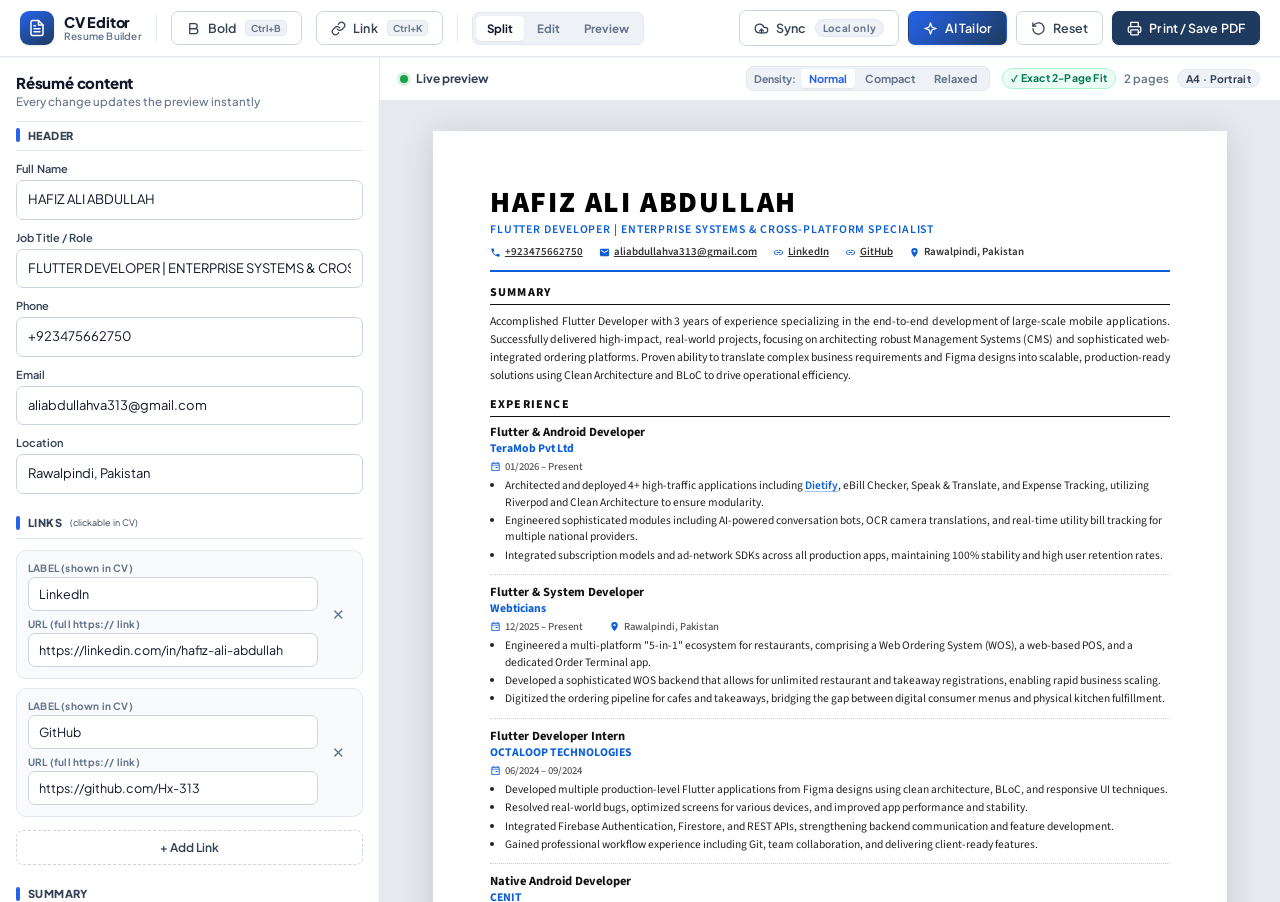
<file: index.html>
<!DOCTYPE html>
<html lang="en">
<head>
<meta charset="UTF-8">
<meta name="viewport" content="width=device-width, initial-scale=1.0">
<title>CV – Hafiz Ali Abdullah</title>
<link rel="preconnect" href="https://fonts.googleapis.com">
<link rel="preconnect" href="https://fonts.gstatic.com" crossorigin>
<link href="https://fonts.googleapis.com/css2?family=Source+Sans+3:wght@300;400;600;700;900&family=Plus+Jakarta+Sans:wght@400;500;600;700;800&display=swap" rel="stylesheet">
<link rel="stylesheet" href="styles/app.css">
<link rel="stylesheet" href="styles/resume.css">
</head>
<body>

<!-- APP BAR -->
<div id="toolbar">
  <div class="tb-left">
    <div class="tb-brand">
      <span class="tb-mark">
        <svg class="ic" viewBox="0 0 24 24"><path d="M14 2H6a2 2 0 0 0-2 2v16a2 2 0 0 0 2 2h12a2 2 0 0 0 2-2V8z"/><path d="M14 2v6h6"/><path d="M16 13H8"/><path d="M16 17H8"/><path d="M10 9H8"/></svg>
      </span>
      <span class="tb-brand-txt">
        <span class="tb-name">CV Editor</span>
        <span class="tb-sub">Resume Builder</span>
      </span>
    </div>
    <span class="tb-div" aria-hidden="true"></span>
    <button class="tbtn tbtn-bold" id="boldBtn" onclick="applyBold()" title="Select text in any field, then bold it (Ctrl+B)">
      <svg class="ic" viewBox="0 0 24 24"><path d="M6 12h8a4 4 0 0 0 0-8H6z"/><path d="M6 12h9a4 4 0 0 1 0 8H6z"/></svg> Bold <span class="kbd-hint">Ctrl+B</span>
    </button>
    <button class="tbtn tbtn-link" id="linkBtn" onclick="openLinkModal()" title="Insert link on selected text (Ctrl+K)">
      <svg class="ic" viewBox="0 0 24 24"><path d="M10 13a5 5 0 0 0 7.54.54l3-3a5 5 0 0 0-7.07-7.07l-1.72 1.71"/><path d="M14 11a5 5 0 0 0-7.54-.54l-3 3a5 5 0 0 0 7.07 7.07l1.71-1.71"/></svg> Link <span class="kbd-hint">Ctrl+K</span>
    </button>
    <span class="tb-div" aria-hidden="true"></span>
    <div class="view-mode-toggle" id="viewModeToggle">
      <button class="vbtn active" data-mode="split" onclick="setViewMode('split')" title="Split view">Split</button>
      <button class="vbtn" data-mode="form" onclick="setViewMode('form')" title="Editor only">Edit</button>
      <button class="vbtn" data-mode="preview" onclick="setViewMode('preview')" title="Preview only">Preview</button>
    </div>
  </div>
  <div class="tb-actions">
    <button class="tbtn tbtn-sync" id="syncBtn" onclick="CloudSync.openModal()" title="Sync CV across devices">
      <svg class="ic" viewBox="0 0 24 24"><path d="M17.5 19H9a7 7 0 1 1 6.71-9h1.79a4.5 4.5 0 1 1 0 9Z"/><path d="M12 13v6"/><path d="m9 16 3-3 3 3"/></svg> Sync <span id="sync-badge" class="sync-pill sync-pill-idle">Local only</span>
    </button>
    <button class="tbtn tbtn-ai" onclick="openAI()">
      <svg class="ic" viewBox="0 0 24 24"><path d="m12 3-1.9 5.8a2 2 0 0 1-1.3 1.3L3 12l5.8 1.9a2 2 0 0 1 1.3 1.3L12 21l1.9-5.8a2 2 0 0 1 1.3-1.3L21 12l-5.8-1.9a2 2 0 0 1-1.3-1.3z"/></svg> AI Tailor
    </button>
    <button class="tbtn tbtn-reset" onclick="resetTemplate()">
      <svg class="ic" viewBox="0 0 24 24"><path d="M3 12a9 9 0 1 0 3-6.7L3 8"/><path d="M3 3v5h5"/></svg> Reset
    </button>
    <button class="tbtn tbtn-print" onclick="printCV()">
      <svg class="ic" viewBox="0 0 24 24"><path d="M6 9V2h12v7"/><path d="M6 18H4a2 2 0 0 1-2-2v-5a2 2 0 0 1 2-2h16a2 2 0 0 1 2 2v5a2 2 0 0 1-2 2h-2"/><rect x="6" y="14" width="12" height="8" rx="1"/></svg> Print / Save PDF
    </button>
  </div>
</div>

<div id="app">
  <!-- FORM PANEL -->
  <div id="form-panel">

    <div class="panel-hd">
      <div class="panel-hd-title">Résumé content</div>
      <div class="panel-hd-sub">Every change updates the preview instantly</div>
    </div>

    <div class="fs">
      <div class="fs-title">Header</div>
      <div class="fg"><label>Full Name</label><input id="f-name" oninput="render()"></div>
      <div class="fg"><label>Job Title / Role</label><input id="f-title" oninput="render()"></div>
      <div class="fg"><label>Phone</label><input id="f-phone" oninput="render()"></div>
      <div class="fg"><label>Email</label><input id="f-email" oninput="render()"></div>
      <div class="fg"><label>Location</label><input id="f-location" oninput="render()"></div>
    </div>

    <div class="fs">
      <div class="fs-title">Links <span style="font-weight:400;text-transform:none;font-size:9px;letter-spacing:0">(clickable in CV)</span></div>
      <div id="links-wrap"></div>
      <button class="btn-add" onclick="addLink()">+ Add Link</button>
    </div>

    <div class="fs">
      <div class="fs-title">Summary</div>
      <div class="fg">
        <textarea id="f-summary" class="tall" oninput="render()"></textarea>
        <div class="hint">💡 Select text → Bold button to bold any word</div>
      </div>
    </div>

    <div class="fs">
      <div class="fs-title">Experience</div>
      <div id="jobs-wrap"></div>
      <button class="btn-add" onclick="addJob()">+ Add Job</button>
    </div>

    <div class="fs">
      <div class="fs-title">Education</div>
      <div id="edu-wrap"></div>
      <button class="btn-add" onclick="addEdu()">+ Add Education</button>
    </div>

    <div class="fs">
      <div class="fs-title">Side Projects</div>
      <div id="proj-wrap"></div>
      <button class="btn-add" onclick="addProj()">+ Add Project</button>
    </div>

    <div class="fs">
      <div class="fs-title">Skills <span style="font-weight:400;text-transform:none;font-size:9px;letter-spacing:0">(one per line)</span></div>
      <div class="fg">
        <textarea id="f-skills" style="min-height:130px" oninput="render()"></textarea>
        <div class="hint">Each line = one blue tag badge</div>
      </div>
    </div>

    <div class="fs">
      <div class="fs-title">Certifications</div>
      <div id="cert-wrap"></div>
      <button class="btn-add" onclick="addCert()">+ Add Certification</button>
    </div>

    <div class="fs">
      <div class="fs-title">References</div>
      <div id="refs-wrap"></div>
      <button class="btn-add" onclick="addRef()">+ Add Reference</button>
    </div>

  </div>

  <!-- PREVIEW WORKSPACE -->
  <div id="preview-col">
    <div id="pv-bar">
      <span class="pv-title"><span class="pv-dot"></span> Live preview</span>
      <div class="pv-controls">
        <div class="density-selector" id="densitySelector">
          <span class="dens-lbl">Density:</span>
          <button class="dbtn active" data-density="normal" onclick="setDensity('normal')">Normal</button>
          <button class="dbtn" data-density="compact" onclick="setDensity('compact')">Compact</button>
          <button class="dbtn" data-density="relaxed" onclick="setDensity('relaxed')">Relaxed</button>
        </div>
        <span class="pv-meta">
          <span id="pv-budget-gauge" class="pv-budget-ok">✓ 2 Pages (Fit)</span>
          <span id="pv-pages">1 page</span>
          <span class="pv-chip">A4 · Portrait</span>
        </span>
      </div>
    </div>
    <div id="preview-panel">
      <div id="cv-scale-outer">
        <div id="cv-scale-wrapper">
          <div id="cv"></div>
        </div>
      </div>
    </div>
  </div>
</div>

<div id="cv-sandbox"></div>

<!-- AI ATS TAILOR MODAL -->
<div id="ai-overlay" class="ai-overlay" onclick="if(event.target===this)closeAI()">
  <div class="ai-modal" role="dialog" aria-modal="true" aria-label="AI CV Tailor">
    <div class="ai-hd">
      <div class="ai-title">✨ AI CV Tailor <span class="ai-sub">ATS</span></div>
      <button class="ai-x" onclick="closeAI()" title="Close">✕</button>
    </div>
    <div class="ai-body">

      <!-- STEP 1: INPUT -->
      <div id="ai-step-input">
        <label class="ai-lbl" for="ai-jd">Job Description</label>
        <textarea id="ai-jd" class="ai-textarea" placeholder="Paste the full job description you're applying to…"></textarea>

        <label class="ai-lbl" for="ai-key">API Key <span class="ai-hint">— stored only in this browser</span></label>
        <input id="ai-key" type="password" class="ai-input" placeholder="sk-ant-…" autocomplete="off" spellcheck="false">

        <details class="ai-adv">
          <summary>Advanced — API settings</summary>
          <div class="ai-adv-grid">
            <div>
              <label class="ai-lbl" for="ai-model">Model</label>
              <input id="ai-model" class="ai-input" placeholder="claude-opus-4-8" spellcheck="false">
            </div>
            <div>
              <label class="ai-lbl" for="ai-provider">Provider</label>
              <input id="ai-provider" class="ai-input" value="Anthropic" disabled>
            </div>
            <div class="ai-adv-full">
              <label class="ai-lbl" for="ai-endpoint">API Endpoint</label>
              <input id="ai-endpoint" class="ai-input" placeholder="https://api.anthropic.com/v1/messages" spellcheck="false">
            </div>
          </div>
        </details>

        <div id="ai-error" class="ai-error"></div>
        <div class="ai-note">
          The AI feature is optional and needs an active API key with credits. The CV editor works fully without it.
          Get a key at <a href="https://console.anthropic.com/settings/keys" target="_blank" rel="noopener">console.anthropic.com</a>.
        </div>
        <div class="ai-actions">
          <button class="ai-btn ai-btn-ghost" onclick="closeAI()">Cancel</button>
          <button class="ai-btn ai-btn-primary" id="ai-generate" onclick="runAI()">✨ Generate ATS Version</button>
        </div>
      </div>

      <!-- STEP 2: LOADING -->
      <div id="ai-step-loading" style="display:none">
        <div class="ai-loading">
          <div class="ai-spinner"></div>
          <div class="ai-loading-txt">Claude is tailoring your CV to the job…</div>
          <div class="ai-loading-sub">This usually takes 20–40 seconds.</div>
        </div>
      </div>

      <!-- STEP 3: REVIEW -->
      <div id="ai-step-result" style="display:none">
        <div id="ai-result-content"></div>
        <div class="ai-actions">
          <button class="ai-btn ai-btn-ghost" onclick="aiBack()">← Back</button>
          <button class="ai-btn ai-btn-primary" onclick="applyAI()">Apply to CV</button>
        </div>
      </div>

</div>

<!-- INLINE LINK MODAL (Ctrl+K) -->
<div id="link-overlay" class="ai-overlay" onclick="if(event.target===this)closeLinkModal()">
  <div class="ai-modal" style="max-width:440px;" role="dialog" aria-modal="true" aria-label="Insert Hyperlink">
    <div class="ai-hd">
      <div class="ai-title">🔗 Insert Hyperlink <span class="ai-sub">Ctrl+K</span></div>
      <button class="ai-x" onclick="closeLinkModal()" title="Close">✕</button>
    </div>
    <div class="ai-body" style="padding:16px 20px 20px;">
      <div class="fg" style="margin-bottom:12px;">
        <label>Link Text</label>
        <input id="link-in-text" class="ai-input" placeholder="e.g. Dietify">
      </div>
      <div class="fg" style="margin-bottom:16px;">
        <label>Target URL</label>
        <input id="link-in-url" class="ai-input" placeholder="https://..." value="https://">
      </div>
      <div class="ai-actions" style="margin-top:0;">
        <button class="ai-btn ai-btn-ghost" onclick="closeLinkModal()">Cancel</button>
        <button class="ai-btn ai-btn-primary" id="link-confirm-btn" onclick="confirmInsertLink()">Insert Link</button>
      </div>
    </div>
  </div>
</div>

<!-- GLOBAL TOAST NOTIFICATION -->
<div id="toast"><span id="toast-icon">✓</span> <span id="toast-txt">Saved</span></div>

<!-- CLOUD SYNC MODAL -->
<div id="sync-overlay" class="ai-overlay" onclick="if(event.target===this)CloudSync.closeModal()">
  <div class="ai-modal" style="max-width:480px;" role="dialog" aria-modal="true" aria-label="Cloud Sync & Backup">
    <div class="ai-hd">
      <div class="ai-title">☁️ Cloud Sync & Backup <span class="ai-sub">Cross-Browser</span></div>
      <button class="ai-x" onclick="CloudSync.closeModal()" title="Close">✕</button>
    </div>
    <div class="ai-body" style="padding:18px 20px 22px;">
      <div class="fg" style="margin-bottom:12px;">
        <label>Personal Sync Key <span style="font-weight:400;color:var(--ink-3);">(enter on any PC to sync)</span></label>
        <div style="display:flex;gap:8px;">
          <input id="sync-key-input" class="ai-input" placeholder="e.g. ali-cv-313" style="font-family:monospace;font-weight:700;">
          <button class="ai-btn ai-btn-ghost" onclick="CloudSync.generateKey()" title="Generate random key" style="flex-shrink:0;">🎲 Random</button>
        </div>
      </div>

      <div class="ai-actions" style="margin-top:4px;margin-bottom:16px;">
        <button class="ai-btn ai-btn-ghost" onclick="CloudSync.pull(null, false)">⬇ Pull Latest</button>
        <button class="ai-btn ai-btn-primary" onclick="CloudSync.saveKey()">Save Key & Sync</button>
      </div>

      <div style="border-top:1px solid var(--line);padding-top:14px;margin-top:14px;">
        <div style="font-size:11.5px;font-weight:700;color:var(--ink-2);margin-bottom:8px;">Offline File Backup & Sharing</div>
        <div style="display:flex;gap:8px;flex-wrap:wrap;">
          <button class="ai-btn ai-btn-ghost" onclick="CloudSync.exportJSON()">💾 Export JSON</button>
          <label class="ai-btn ai-btn-ghost" style="cursor:pointer;margin:0;">
            📂 Import JSON <input type="file" accept=".json" style="display:none;" onchange="CloudSync.importJSON(this.files[0])">
          </label>
          <button class="ai-btn ai-btn-ghost" onclick="CloudSync.copyShareableLink()">🔗 Copy Share Link</button>
        </div>
      </div>

      <details class="ai-adv" style="margin-top:14px;">
        <summary>Advanced — Custom API Endpoint</summary>
        <div class="fg" style="margin-top:8px;">
          <label>Custom REST / Webhook URL</label>
          <input id="sync-endpoint-input" class="ai-input" placeholder="https://your-api.com/sync" spellcheck="false">
          <div class="hint">Leave empty to use automatic zero-setup persistence</div>
        </div>
      </details>
    </div>
  </div>
</div>

<script src="scripts/data.js"></script>
<script src="scripts/helpers.js"></script>
<script src="scripts/editor.js"></script>
<script src="scripts/render.js"></script>
<script src="scripts/sync.js"></script>
<script src="scripts/ai.js"></script>
<script src="scripts/app.js"></script>
</body>
</html>
</file>
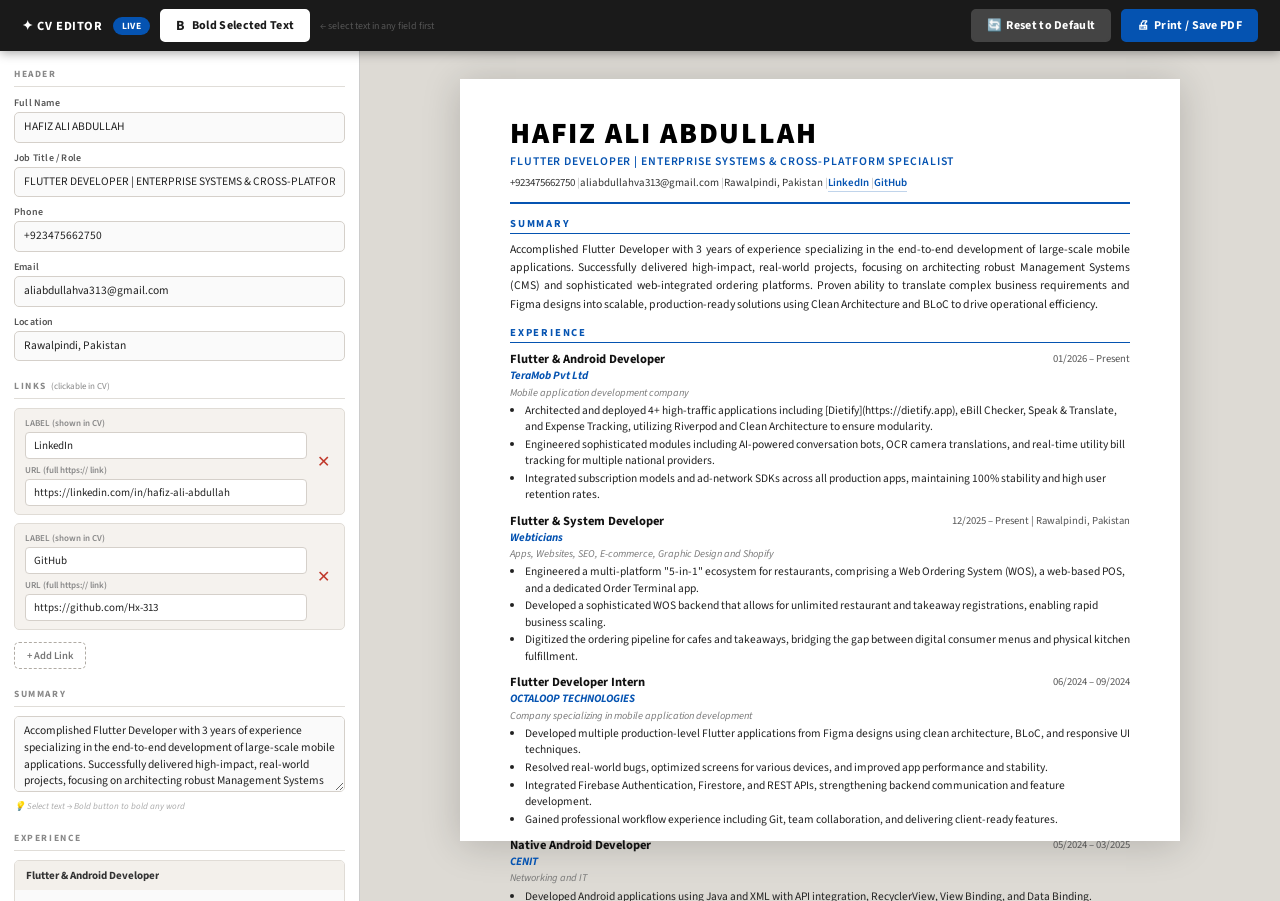
<file: hafiz_cv_editor.html>
<!DOCTYPE html>
<html lang="en">
<head>
<meta charset="UTF-8">
<meta name="viewport" content="width=device-width, initial-scale=1.0">
<title>CV – Hafiz Ali Abdullah</title>
<link href="https://fonts.googleapis.com/css2?family=Source+Sans+3:wght@300;400;600;700;900&display=swap" rel="stylesheet">
<style>
*{margin:0;padding:0;box-sizing:border-box;}
:root{
  --blue:#0553B1;--blue-light:#027DFD;--blue-dark:#054D9E;
  --black:#111;--dark:#222;--muted:#555;--light-muted:#888;
  --border:#ccc;--bg:#eae8e3;--panel-bg:#fff;
  --font:'Source Sans 3',sans-serif;--radius:5px;
}
body{font-family:var(--font);background:var(--bg);color:var(--black);font-size:14px;}

/* TOOLBAR */
#toolbar{
  position:sticky;top:0;z-index:200;background:#1a1a1a;
  display:flex;align-items:center;justify-content:space-between;
  padding:9px 22px;gap:10px;box-shadow:0 2px 10px rgba(0,0,0,.35);
}
#toolbar .tl{display:flex;align-items:center;gap:10px;flex-wrap:wrap;}
#toolbar h2{color:#fff;font-size:12.5px;font-weight:700;letter-spacing:.6px;white-space:nowrap;}
.badge{background:var(--blue);color:#fff;font-size:9.5px;font-weight:700;padding:2px 9px;border-radius:20px;letter-spacing:.4px;}
.tbtn{
  display:inline-flex;align-items:center;gap:5px;
  padding:6px 14px;border-radius:var(--radius);
  font-family:var(--font);font-size:12px;font-weight:700;
  letter-spacing:.3px;cursor:pointer;border:2px solid transparent;
  transition:all .16s;white-space:nowrap;
}
.tbtn-bold{background:#fff;color:#1a1a1a;border-color:#fff;}
.tbtn-bold:hover{background:#e8e4de;}
.tbtn-bold.active{background:var(--blue);color:#fff;border-color:var(--blue);}
.tbtn-print{background:var(--blue);color:#fff;border-color:var(--blue);}
.tbtn-print:hover{background:var(--blue-dark);border-color:var(--blue-dark);}
.tbtn-reset{background:#444;color:#fff;border-color:#444;}
.tbtn-reset:hover{background:#555;border-color:#555;}

/* LAYOUT */
#app{display:flex;height:calc(100vh - 50px);}
#form-panel{
  width:360px;min-width:300px;flex-shrink:0;
  background:var(--panel-bg);border-right:1px solid var(--border);
  overflow-y:auto;padding:16px 14px 60px;
}
#form-panel::-webkit-scrollbar{width:4px;}
#form-panel::-webkit-scrollbar-thumb{background:#ccc;border-radius:4px;}
#preview-panel{
  flex:1;overflow-y:auto;background:#dddad4;
  display:flex;justify-content:center;padding:28px 16px 60px;
}
#preview-panel::-webkit-scrollbar{width:6px;}
#preview-panel::-webkit-scrollbar-thumb{background:#bbb;border-radius:4px;}

/* FORM STYLES */
.fs{margin-bottom:18px;}
.fs-title{
  font-size:9.5px;font-weight:700;letter-spacing:1.6px;
  text-transform:uppercase;color:var(--light-muted);
  margin-bottom:9px;padding-bottom:5px;border-bottom:1px solid #e0ddd8;
}
.fg{margin-bottom:8px;}
.fg label{display:block;font-size:10px;font-weight:600;color:#555;margin-bottom:2px;letter-spacing:.2px;}
.fg input,.fg textarea{
  width:100%;padding:6px 9px;border:1px solid #d5d0ca;border-radius:var(--radius);
  font-family:var(--font);font-size:11.5px;color:var(--dark);
  background:#fafafa;resize:vertical;line-height:1.45;
  transition:border-color .15s,box-shadow .15s;
}
.fg input:focus,.fg textarea:focus{
  outline:none;border-color:var(--blue-light);
  box-shadow:0 0 0 2px rgba(2,125,253,.12);background:#fff;
}
.fg textarea{min-height:50px;}
.fg textarea.tall{min-height:76px;}
.hint{font-size:9px;color:#aaa;margin-top:2px;font-style:italic;}

/* LINK ROW — label + url side by side */
.link-row{display:flex;gap:6px;align-items:flex-start;margin-bottom:8px;background:#f5f2ee;border:1px solid #e0dcd6;border-radius:var(--radius);padding:8px 10px;}
.link-row .lr-fields{flex:1;display:flex;flex-direction:column;gap:5px;}
.link-row .lr-input{
  width:100%;padding:5px 8px;border:1px solid #d5d0ca;border-radius:4px;
  font-family:var(--font);font-size:11px;color:var(--dark);background:#fff;
}
.link-row .lr-input:focus{outline:none;border-color:var(--blue-light);}
.link-row .lr-label-row{display:flex;gap:5px;}
.link-row .lr-small{font-size:9px;color:#888;margin-bottom:2px;font-weight:600;}
.link-rm{
  background:transparent;border:none;color:#c0392b;
  font-size:16px;cursor:pointer;padding:2px 4px;line-height:1;
  align-self:center;flex-shrink:0;
}

/* COLLAPSIBLE */
.blk{background:#fafafa;border:1px solid #e0dcd6;border-radius:var(--radius);margin-bottom:8px;overflow:hidden;}
.blk-hd{
  display:flex;align-items:center;justify-content:space-between;
  padding:7px 11px;cursor:pointer;user-select:none;
  background:#f3f0eb;transition:background .15s;
}
.blk-hd:hover{background:#ebe7e0;}
.blk-lbl{font-size:11px;font-weight:700;color:#333;overflow:hidden;text-overflow:ellipsis;white-space:nowrap;max-width:240px;}
.blk-arr{font-size:11px;color:#999;transition:transform .2s;flex-shrink:0;}
.blk-arr.open{transform:rotate(90deg);}
.blk-body{padding:10px 11px;display:none;}
.blk-body.open{display:block;}
.btn-add{
  display:inline-flex;align-items:center;gap:4px;
  background:transparent;border:1px dashed #b0aba4;
  color:#777;font-size:10.5px;font-weight:600;
  padding:5px 12px;border-radius:var(--radius);
  cursor:pointer;margin-top:4px;transition:all .15s;font-family:var(--font);
}
.btn-add:hover{border-color:var(--blue);color:var(--blue);background:#f0f5fa;}
.btn-rm{
  background:transparent;border:none;color:#c0392b;
  font-size:11px;cursor:pointer;padding:2px 5px;font-weight:700;
  font-family:var(--font);margin-top:6px;display:inline-block;
}
.btn-rm:hover{text-decoration:underline;}

/* CV PREVIEW */
#cv{
  width:720px;background:#fff;padding:40px 50px 50px;
  box-shadow:0 4px 36px rgba(0,0,0,.18);
  font-family:var(--font);font-size:9.4pt;color:#111;line-height:1.45;
}
#cv .cv-hd{padding-bottom:10px;border-bottom:2.5px solid var(--blue);margin-bottom:12px;}
#cv .cv-name{font-size:22pt;font-weight:900;letter-spacing:1.8px;text-transform:uppercase;color:#000;line-height:1.05;}
#cv .cv-role{font-size:8.8pt;font-weight:600;letter-spacing:.9px;color:var(--blue);margin-top:3px;text-transform:uppercase;}
#cv .cv-contacts{margin-top:5px;font-size:8.2pt;color:#333;display:flex;flex-wrap:wrap;gap:3px 0;align-items:center;}
#cv .cv-contacts .ci{color:#333;}
#cv .cv-contacts .ci::after{content:' | ';color:#bbb;}
#cv .cv-contacts .ci:last-child::after{content:'';}
#cv .cv-contacts a.ci-link{
  color:var(--blue);text-decoration:none;font-weight:600;font-size:8.2pt;
  border-bottom:1px solid rgba(5,83,177,.25);transition:color .15s;
}
#cv .cv-contacts a.ci-link:hover{color:var(--blue-light);}
#cv .cv-contacts a.ci-link::after{content:' | ';color:#bbb;font-weight:400;border:none;text-decoration:none;display:inline;}
#cv .cv-contacts a.ci-link:last-child::after{content:'';}
#cv .cv-contacts .ci-sep{color:#bbb;margin:0 1px;}

#cv .sec{margin-bottom:11px;}
#cv .sec-ttl{
  font-size:8pt;font-weight:700;letter-spacing:1.8px;text-transform:uppercase;
  color:var(--blue);border-bottom:1.2px solid var(--blue);padding-bottom:2px;margin-bottom:7px;
}
#cv .cv-sum{font-size:8.8pt;color:#222;line-height:1.55;text-align:justify;}
#cv .cv-job{margin-bottom:8px;}
#cv .cv-jr{display:flex;justify-content:space-between;align-items:flex-start;}
#cv .cv-jt{font-size:9.4pt;font-weight:700;color:#111;}
#cv .cv-jc{font-size:8.5pt;font-weight:700;font-style:italic;color:var(--blue);}
#cv .cv-jcd{font-size:7.8pt;color:#777;font-style:italic;}
#cv .cv-jdate{font-size:8pt;color:#555;white-space:nowrap;text-align:right;flex-shrink:0;margin-left:12px;padding-top:1px;}
#cv .cv-job ul{padding-left:15px;margin-top:3px;}
#cv .cv-job li{font-size:8.6pt;color:#222;margin-bottom:1.5px;line-height:1.42;}
#cv .cv-edu{display:flex;justify-content:space-between;align-items:flex-start;margin-bottom:5px;}
#cv .cv-edu-deg{font-size:9.4pt;font-weight:700;}
#cv .cv-edu-inst{font-size:8.5pt;font-weight:700;font-style:italic;color:var(--blue);}
#cv .cv-edu-r{text-align:right;flex-shrink:0;margin-left:12px;}
#cv .cv-edu-date{font-size:8pt;color:#555;}
#cv .cv-edu-gpa{font-size:8pt;color:#555;margin-top:1px;}
#cv .cv-edu-gpa strong{color:#111;font-weight:700;}
#cv .cv-proj{margin-bottom:6px;}
#cv .cv-proj-name{font-size:9pt;font-weight:700;color:#111;}
#cv .cv-proj-desc{font-size:8.2pt;color:#444;line-height:1.42;}
#cv .cv-skills{display:flex;flex-wrap:wrap;gap:5px;margin-top:3px;}
#cv .cv-skill{
  background:var(--blue);color:#fff;font-size:7.8pt;font-weight:600;
  letter-spacing:.2px;padding:3px 11px;border-radius:3px;display:inline-block;line-height:1.5;
}
#cv .cv-cert{margin-bottom:5px;}
#cv .cv-cert-name{font-size:9pt;font-weight:700;}
#cv .cv-cert-iss{font-size:8pt;color:var(--blue);font-weight:600;}
#cv .cv-refs{display:grid;grid-template-columns:1fr 1fr;gap:12px;}
#cv .cv-ref-name{font-size:9pt;font-weight:700;}
#cv .cv-ref-role{font-size:8pt;color:#555;line-height:1.4;}
#cv .cv-ref-c{font-size:8pt;color:#333;margin-top:1px;}

@media print{
  @page{size:A4;margin:0;}
  html,body{width:210mm;min-height:297mm;margin:0!important;padding:0!important;background:#fff!important;}
  body *{visibility:hidden!important;}
  #cv,#cv *{visibility:visible!important;}
  #toolbar,#form-panel{display:none!important;}
  #app,#preview-panel{
    display:block!important;width:auto!important;height:auto!important;overflow:visible!important;
    margin:0!important;padding:0!important;background:#fff!important;
  }
  #cv{
    position:absolute;left:0;top:0;width:210mm!important;min-height:297mm!important;
    margin:0!important;padding:12mm 14mm!important;box-shadow:none!important;background:#fff!important;
    -webkit-print-color-adjust:exact;print-color-adjust:exact;
  }
}
</style>
</head>
<body>

<!-- TOOLBAR -->
<div id="toolbar">
  <div class="tl">
    <h2>✦ CV EDITOR</h2>
    <span class="badge">LIVE</span>
    <button class="tbtn tbtn-bold" id="boldBtn" onclick="applyBold()">
      <b style="font-size:14px;line-height:1">B</b>&nbsp;Bold Selected Text
    </button>
    <span style="color:#555;font-size:10px;">← select text in any field first</span>
  </div>
  <div style="display:flex;gap:10px;align-items:center;">
    <button class="tbtn tbtn-reset" onclick="resetTemplate()">🔄&nbsp; Reset to Default</button>
    <button class="tbtn tbtn-print" onclick="printCV()">🖨&nbsp; Print / Save PDF</button>
  </div>
</div>

<div id="app">
  <!-- FORM PANEL -->
  <div id="form-panel">

    <div class="fs">
      <div class="fs-title">Header</div>
      <div class="fg"><label>Full Name</label><input id="f-name" oninput="render()"></div>
      <div class="fg"><label>Job Title / Role</label><input id="f-title" oninput="render()"></div>
      <div class="fg"><label>Phone</label><input id="f-phone" oninput="render()"></div>
      <div class="fg"><label>Email</label><input id="f-email" oninput="render()"></div>
      <div class="fg"><label>Location</label><input id="f-location" oninput="render()"></div>
    </div>

    <div class="fs">
      <div class="fs-title">Links <span style="font-weight:400;text-transform:none;font-size:9px;letter-spacing:0">(clickable in CV)</span></div>
      <div id="links-wrap"></div>
      <button class="btn-add" onclick="addLink()">+ Add Link</button>
    </div>

    <div class="fs">
      <div class="fs-title">Summary</div>
      <div class="fg">
        <textarea id="f-summary" class="tall" oninput="render()"></textarea>
        <div class="hint">💡 Select text → Bold button to bold any word</div>
      </div>
    </div>

    <div class="fs">
      <div class="fs-title">Experience</div>
      <div id="jobs-wrap"></div>
      <button class="btn-add" onclick="addJob()">+ Add Job</button>
    </div>

    <div class="fs">
      <div class="fs-title">Education</div>
      <div id="edu-wrap"></div>
      <button class="btn-add" onclick="addEdu()">+ Add Education</button>
    </div>

    <div class="fs">
      <div class="fs-title">Side Projects</div>
      <div id="proj-wrap"></div>
      <button class="btn-add" onclick="addProj()">+ Add Project</button>
    </div>

    <div class="fs">
      <div class="fs-title">Skills <span style="font-weight:400;text-transform:none;font-size:9px;letter-spacing:0">(one per line)</span></div>
      <div class="fg">
        <textarea id="f-skills" style="min-height:130px" oninput="render()"></textarea>
        <div class="hint">Each line = one blue tag badge</div>
      </div>
    </div>

    <div class="fs">
      <div class="fs-title">Certifications</div>
      <div id="cert-wrap"></div>
      <button class="btn-add" onclick="addCert()">+ Add Certification</button>
    </div>

    <div class="fs">
      <div class="fs-title">References</div>
      <div id="refs-wrap"></div>
      <button class="btn-add" onclick="addRef()">+ Add Reference</button>
    </div>

  </div>

  <!-- PREVIEW PANEL -->
  <div id="preview-panel">
    <div id="cv"></div>
  </div>
</div>

<script>
/* ══════════════════════════════════════════
   DATA
══════════════════════════════════════════ */
const D = {
  name: "HAFIZ ALI ABDULLAH",
  title: "FLUTTER DEVELOPER | ENTERPRISE SYSTEMS & CROSS-PLATFORM SPECIALIST",
  phone: "+923475662750",
  email: "aliabdullahva313@gmail.com",
  location: "Rawalpindi, Pakistan",
  links: [
    { label: "LinkedIn", url: "https://linkedin.com/in/hafiz-ali-abdullah" },
    { label: "GitHub",   url: "https://github.com/Hx-313" }
  ],
  summary: "Accomplished Flutter Developer with 3 years of experience specializing in the end-to-end development of large-scale mobile applications. Successfully delivered high-impact, real-world projects, focusing on architecting robust Management Systems (CMS) and sophisticated web-integrated ordering platforms. Proven ability to translate complex business requirements and Figma designs into scalable, production-ready solutions using Clean Architecture and BLoC to drive operational efficiency.",
  jobs: [
    {
      title: "Flutter & Android Developer", company: "TeraMob Pvt Ltd",
      desc: "Mobile application development company", date: "01/2026 – Present",
      bullets: [
        "Architected and deployed 4+ high-traffic applications including Dietify, eBill Checker, Speak & Translate, and Expense Tracking, utilizing Riverpod and Clean Architecture to ensure modularity.",
        "Engineered sophisticated modules including AI-powered conversation bots, OCR camera translations, and real-time utility bill tracking for multiple national providers.",
        "Integrated subscription models and ad-network SDKs across all production apps, maintaining 100% stability and high user retention rates."
      ]
    },
    {
      title: "Flutter & System Developer", company: "Webticians",
      desc: "Apps, Websites, SEO, E-commerce, Graphic Design and Shopify", date: "12/2025 – Present | Rawalpindi, Pakistan",
      bullets: [
        "Engineered a multi-platform \"5-in-1\" ecosystem for restaurants, comprising a Web Ordering System (WOS), a web-based POS, and a dedicated Order Terminal app.",
        "Developed a sophisticated WOS backend that allows for unlimited restaurant and takeaway registrations, enabling rapid business scaling.",
        "Digitized the ordering pipeline for cafes and takeaways, bridging the gap between digital consumer menus and physical kitchen fulfillment."
      ]
    },
    {
      title: "Flutter Developer Intern", company: "OCTALOOP TECHNOLOGIES",
      desc: "Company specializing in mobile application development", date: "06/2024 – 09/2024",
      bullets: [
        "Developed multiple production-level Flutter applications from Figma designs using clean architecture, BLoC, and responsive UI techniques.",
        "Resolved real-world bugs, optimized screens for various devices, and improved app performance and stability.",
        "Integrated Firebase Authentication, Firestore, and REST APIs, strengthening backend communication and feature development.",
        "Gained professional workflow experience including Git, team collaboration, and delivering client-ready features."
      ]
    },
    {
      title: "Native Android Developer", company: "CENIT",
      desc: "Networking and IT", date: "05/2024 – 03/2025",
      bullets: [
        "Developed Android applications using Java and XML with API integration, RecyclerView, View Binding, and Data Binding.",
        "Delivered client-focused features, resolved bugs, and implemented enhancements while strengthening debugging and problem-solving skills.",
        "Integrated Firebase real-time database and local storage for dynamic data handling."
      ]
    }
  ],
  edu: [
    { degree: "BS in Computer Science",          inst: "ARID AGRICULTURE UNIVERSITY",    date: "11/2021 – 07/2025 | Rawalpindi, Pakistan", gpa: "GPA: 3.63 / 4.0" },
    { degree: "Intermediate in Computer Science", inst: "Askaria Schools & Colleges",      date: "01/2019 – 01/2021 | Saddar, Rawalpindi",   gpa: "Percentage: 94 / 100" },
    { degree: "Matriculation",                    inst: "Askaria Schools & Colleges",      date: "03/2017 – 2019 | Saddar, Rawalpindi",       gpa: "Percentage: 94 / 100" }
  ],
  projects: [
    { name: "Masjid 360 | Full-Stack Community Management System", desc: "Successfully developed a full-stack community management system that improved financial transparency and operational efficiency." },
    { name: "AI Camera Classifier | Computer Vision (Python/OpenCV)", desc: "Engineered a real-time object identification tool showcasing high-level technical proficiency in computer vision." },
    { name: "HangAroo Native Game", desc: "Re-implemented complex gameplay logic in Java/Android, managing the full lifecycle from asset management to final optimization." },
    { name: "Weather Forecast", desc: "A lightweight Flutter application fetching real-time weather data using REST APIs." }
  ],
  skills: ["Flutter","Dart","Android Native","XML","Mobile UI Design","Node.js","Express.js","Firebase","RESTful API","MySQL","SqfLite","MongoDB","C/C++","HTML5","CSS3","JavaScript","Payment Gateway","JSON Parsing","IBM","Hostinger","Vercel","Android Studio","Postman","Visual Studio Code","GitHub","Git","Insomnia"],
  certs: [
    { name: "Node.js & MongoDB: Developing Back-end Database Applications", iss: "IBM" },
    { name: "Android Java + Database", iss: "NAVTTC" },
    { name: "Android Java IT Specialist Badge + Android Java + Database", iss: "Pearson VUE & NAVTTC (Collaborated)" }
  ],
  refs: [
    { name: "Mr. Nouman Bashir",  role: "CEO InterCraft Pvt LTD",                                                                     email: "nbashir@intercraftsol.com",   phone: "+92 336-9237827" },
    { name: "Mr. Suleman Khurram", role: "Senior Consultant, Checkit Europe\nSr. Software Development Manager, Abiyatech Pvt. Ltd", email: "sulemankhurram@gmail.com",     phone: "+92 313-5345834" }
  ]
};

/* ══════════════════════════════════════════
   HELPERS
══════════════════════════════════════════ */
function esc(s){ return (s||'').replace(/&/g,'&amp;').replace(/"/g,'&quot;').replace(/</g,'&lt;').replace(/>/g,'&gt;'); }
function bf(s){
  if(!s) return '';
  return (s+'').replace(/&/g,'&amp;').replace(/</g,'&lt;').replace(/>/g,'&gt;')
               .replace(/\*\*(.+?)\*\*/g,'<strong>$1</strong>');
}
function nl2br(s){ return bf(s).replace(/\n/g,'<br>'); }
function linkHref(url){
  url = (url || '').trim();
  if(!url) return '';
  if(/^(https?:|mailto:|tel:)/i.test(url)) return url;
  if(/^[^@\s]+@[^@\s]+\.[^@\s]+$/.test(url)) return 'mailto:' + url;
  if(/^\+?[\d\s().-]{7,}$/.test(url)) return 'tel:' + url.replace(/\s+/g, '');
  return 'https://' + url.replace(/^\/+/, '');
}
function tog(hd){
  hd.nextElementSibling.classList.toggle('open');
  hd.querySelector('.blk-arr').classList.toggle('open');
}

/* ══════════════════════════════════════════
   BOLD — tracks focus & selection correctly
══════════════════════════════════════════ */
let _el = null, _s0 = 0, _s1 = 0;
document.addEventListener('focusin', e => {
  if(e.target.tagName==='INPUT'||e.target.tagName==='TEXTAREA') _el = e.target;
});
document.addEventListener('selectionchange', () => {
  if(_el){ _s0 = _el.selectionStart; _s1 = _el.selectionEnd; }
});
['mouseup','keyup','keydown'].forEach(ev =>
  document.addEventListener(ev, () => { if(_el){ _s0=_el.selectionStart; _s1=_el.selectionEnd; } })
);

function applyBold(){
  if(!_el){ alert('Click inside any text field first, select some text, then click Bold.'); return; }
  let s = _el.selectionStart, e = _el.selectionEnd;
  if(s===e){ s=_s0; e=_s1; }
  if(s===e){ alert('Please select some text first, then click Bold.'); return; }
  const v=_el.value, sel=v.slice(s,e), before=v.slice(0,s), after=v.slice(e);
  let nv, nc;
  if(before.endsWith('**')&&after.startsWith('**')){
    nv = v.slice(0,s-2)+sel+v.slice(e+2); nc = s-2+sel.length;
  } else {
    nv = before+'**'+sel+'**'+after; nc = s+2+sel.length+2;
  }
  _el.value = nv;
  _el.focus();
  _el.setSelectionRange(nc,nc);
  _el.dispatchEvent(new Event('input'));
  const btn=document.getElementById('boldBtn');
  btn.classList.add('active');
  setTimeout(()=>btn.classList.remove('active'),600);
}

/* ══════════════════════════════════════════
   BUILD: LINKS
══════════════════════════════════════════ */
function buildLinks(){
  const w = document.getElementById('links-wrap');
  w.innerHTML = '';
  D.links.forEach(function(lk, i){
    const row = document.createElement('div');
    row.className = 'link-row';
    row.innerHTML =
      '<div class="lr-fields">' +
        '<div><div class="lr-small">LABEL (shown in CV)</div>' +
          '<input class="lr-input" placeholder="e.g. LinkedIn, Portfolio" value="' + esc(lk.label) + '" data-i="' + i + '" data-f="label"></div>' +
        '<div><div class="lr-small">URL (full https:// link)</div>' +
          '<input class="lr-input" placeholder="https://..." value="' + esc(lk.url) + '" data-i="' + i + '" data-f="url"></div>' +
      '</div>' +
      '<button class="link-rm" data-i="' + i + '" title="Remove">✕</button>';
    w.appendChild(row);
  });
  // Attach events after DOM insert
  w.querySelectorAll('.lr-input').forEach(function(inp){
    inp.addEventListener('input', function(){
      const idx = parseInt(this.dataset.i);
      const field = this.dataset.f;
      D.links[idx][field] = this.value;
      render();
    });
    inp.addEventListener('focus', function(){ _el = this; });
  });
  w.querySelectorAll('.link-rm').forEach(function(btn){
    btn.addEventListener('click', function(){
      const idx = parseInt(this.dataset.i);
      D.links.splice(idx, 1);
      buildLinks();
      render();
    });
  });
}
function addLink(){ D.links.push({label:'',url:''}); buildLinks(); render(); }

/* ══════════════════════════════════════════
   BUILD: JOBS
══════════════════════════════════════════ */
function buildJobs(){
  const w = document.getElementById('jobs-wrap');
  w.innerHTML = '';
  D.jobs.forEach(function(j, i){
    const d = document.createElement('div');
    d.className = 'blk';
    d.innerHTML =
      '<div class="blk-hd" onclick="tog(this)">' +
        '<span class="blk-lbl">' + (esc(j.title)||'New Job') + '</span>' +
        '<span class="blk-arr open">▶</span>' +
      '</div>' +
      '<div class="blk-body open">' +
        '<div class="fg"><label>Job Title</label>' +
          '<input data-i="'+i+'" data-f="title" value="'+esc(j.title)+'"></div>' +
        '<div class="fg"><label>Company</label>' +
          '<input data-i="'+i+'" data-f="company" value="'+esc(j.company)+'"></div>' +
        '<div class="fg"><label>Company Description</label>' +
          '<input data-i="'+i+'" data-f="desc" value="'+esc(j.desc)+'"></div>' +
        '<div class="fg"><label>Date / Location</label>' +
          '<input data-i="'+i+'" data-f="date" value="'+esc(j.date)+'"></div>' +
        '<div class="fg"><label>Bullet Points (one per line)</label>' +
          '<textarea class="tall" data-i="'+i+'" data-f="bullets">'+esc(j.bullets.join('\n'))+'</textarea>' +
          '<div class="hint">Select text → Bold button</div></div>' +
        '<button class="btn-rm" data-i="'+i+'" data-rm="job">✕ Remove this job</button>' +
      '</div>';
    w.appendChild(d);
  });
  w.querySelectorAll('input[data-f]').forEach(function(inp){
    inp.addEventListener('input', function(){
      D.jobs[+this.dataset.i][this.dataset.f] = this.value;
      if(this.dataset.f==='title') this.closest('.blk').querySelector('.blk-lbl').textContent = this.value||'New Job';
      render();
    });
    inp.addEventListener('focus', function(){ _el=this; });
  });
  w.querySelectorAll('textarea[data-f]').forEach(function(ta){
    ta.addEventListener('input', function(){
      D.jobs[+this.dataset.i].bullets = this.value.split('\n');
      render();
    });
    ta.addEventListener('focus', function(){ _el=this; });
  });
  w.querySelectorAll('.btn-rm[data-rm="job"]').forEach(function(btn){
    btn.addEventListener('click', function(){ D.jobs.splice(+this.dataset.i,1); buildJobs(); render(); });
  });
}
function addJob(){ D.jobs.push({title:'',company:'',desc:'',date:'',bullets:['']}); buildJobs(); render(); }

/* ══════════════════════════════════════════
   BUILD: EDUCATION
══════════════════════════════════════════ */
function buildEdu(){
  const w = document.getElementById('edu-wrap');
  w.innerHTML = '';
  D.edu.forEach(function(e, i){
    const d = document.createElement('div');
    d.className = 'blk';
    d.innerHTML =
      '<div class="blk-hd" onclick="tog(this)">' +
        '<span class="blk-lbl">'+(esc(e.degree)||'Education')+'</span>' +
        '<span class="blk-arr open">▶</span>' +
      '</div>' +
      '<div class="blk-body open">' +
        '<div class="fg"><label>Degree</label><input data-i="'+i+'" data-f="degree" value="'+esc(e.degree)+'"></div>' +
        '<div class="fg"><label>Institution</label><input data-i="'+i+'" data-f="inst" value="'+esc(e.inst)+'"></div>' +
        '<div class="fg"><label>Date / Location</label><input data-i="'+i+'" data-f="date" value="'+esc(e.date)+'"></div>' +
        '<div class="fg"><label>GPA / Result</label><input data-i="'+i+'" data-f="gpa" value="'+esc(e.gpa)+'"></div>' +
        '<button class="btn-rm" data-i="'+i+'" data-rm="edu">✕ Remove</button>' +
      '</div>';
    w.appendChild(d);
  });
  w.querySelectorAll('input[data-f]').forEach(function(inp){
    inp.addEventListener('input', function(){
      D.edu[+this.dataset.i][this.dataset.f] = this.value;
      if(this.dataset.f==='degree') this.closest('.blk').querySelector('.blk-lbl').textContent = this.value||'Education';
      render();
    });
    inp.addEventListener('focus', function(){ _el=this; });
  });
  w.querySelectorAll('.btn-rm[data-rm="edu"]').forEach(function(btn){
    btn.addEventListener('click', function(){ D.edu.splice(+this.dataset.i,1); buildEdu(); render(); });
  });
}
function addEdu(){ D.edu.push({degree:'',inst:'',date:'',gpa:''}); buildEdu(); render(); }

/* ══════════════════════════════════════════
   BUILD: PROJECTS
══════════════════════════════════════════ */
function buildProj(){
  const w = document.getElementById('proj-wrap');
  w.innerHTML = '';
  D.projects.forEach(function(p, i){
    const d = document.createElement('div');
    d.className = 'blk';
    d.innerHTML =
      '<div class="blk-hd" onclick="tog(this)">' +
        '<span class="blk-lbl">'+(esc(p.name)||'Project')+'</span>' +
        '<span class="blk-arr open">▶</span>' +
      '</div>' +
      '<div class="blk-body open">' +
        '<div class="fg"><label>Project Name</label><input data-i="'+i+'" data-f="name" value="'+esc(p.name)+'"></div>' +
        '<div class="fg"><label>Description</label><textarea data-i="'+i+'" data-f="desc">'+esc(p.desc)+'</textarea></div>' +
        '<button class="btn-rm" data-i="'+i+'" data-rm="proj">✕ Remove</button>' +
      '</div>';
    w.appendChild(d);
  });
  w.querySelectorAll('input[data-f]').forEach(function(inp){
    inp.addEventListener('input', function(){
      D.projects[+this.dataset.i][this.dataset.f] = this.value;
      if(this.dataset.f==='name') this.closest('.blk').querySelector('.blk-lbl').textContent = this.value||'Project';
      render();
    });
    inp.addEventListener('focus', function(){ _el=this; });
  });
  w.querySelectorAll('textarea[data-f]').forEach(function(ta){
    ta.addEventListener('input', function(){ D.projects[+this.dataset.i][this.dataset.f]=this.value; render(); });
    ta.addEventListener('focus', function(){ _el=this; });
  });
  w.querySelectorAll('.btn-rm[data-rm="proj"]').forEach(function(btn){
    btn.addEventListener('click', function(){ D.projects.splice(+this.dataset.i,1); buildProj(); render(); });
  });
}
function addProj(){ D.projects.push({name:'',desc:''}); buildProj(); render(); }

/* ══════════════════════════════════════════
   BUILD: CERTS
══════════════════════════════════════════ */
function buildCerts(){
  const w = document.getElementById('cert-wrap');
  w.innerHTML = '';
  D.certs.forEach(function(c, i){
    const d = document.createElement('div');
    d.className = 'blk';
    d.innerHTML =
      '<div class="blk-hd" onclick="tog(this)">' +
        '<span class="blk-lbl">'+(esc(c.name)||'Certification')+'</span>' +
        '<span class="blk-arr open">▶</span>' +
      '</div>' +
      '<div class="blk-body open">' +
        '<div class="fg"><label>Certificate Name</label><input data-i="'+i+'" data-f="name" value="'+esc(c.name)+'"></div>' +
        '<div class="fg"><label>Issuing Organization</label><input data-i="'+i+'" data-f="iss" value="'+esc(c.iss)+'"></div>' +
        '<button class="btn-rm" data-i="'+i+'" data-rm="cert">✕ Remove</button>' +
      '</div>';
    w.appendChild(d);
  });
  w.querySelectorAll('input[data-f]').forEach(function(inp){
    inp.addEventListener('input', function(){
      D.certs[+this.dataset.i][this.dataset.f] = this.value;
      if(this.dataset.f==='name') this.closest('.blk').querySelector('.blk-lbl').textContent = this.value||'Certification';
      render();
    });
    inp.addEventListener('focus', function(){ _el=this; });
  });
  w.querySelectorAll('.btn-rm[data-rm="cert"]').forEach(function(btn){
    btn.addEventListener('click', function(){ D.certs.splice(+this.dataset.i,1); buildCerts(); render(); });
  });
}
function addCert(){ D.certs.push({name:'',iss:''}); buildCerts(); render(); }

/* ══════════════════════════════════════════
   BUILD: REFS
══════════════════════════════════════════ */
function buildRefs(){
  const w = document.getElementById('refs-wrap');
  w.innerHTML = '';
  D.refs.forEach(function(r, i){
    const d = document.createElement('div');
    d.className = 'blk';
    d.innerHTML =
      '<div class="blk-hd" onclick="tog(this)">' +
        '<span class="blk-lbl">'+(esc(r.name)||'Reference')+'</span>' +
        '<span class="blk-arr open">▶</span>' +
      '</div>' +
      '<div class="blk-body open">' +
        '<div class="fg"><label>Name</label><input data-i="'+i+'" data-f="name" value="'+esc(r.name)+'"></div>' +
        '<div class="fg"><label>Role / Company</label><textarea data-i="'+i+'" data-f="role">'+esc(r.role)+'</textarea></div>' +
        '<div class="fg"><label>Email</label><input data-i="'+i+'" data-f="email" value="'+esc(r.email)+'"></div>' +
        '<div class="fg"><label>Phone</label><input data-i="'+i+'" data-f="phone" value="'+esc(r.phone)+'"></div>' +
        '<button class="btn-rm" data-i="'+i+'" data-rm="ref">✕ Remove</button>' +
      '</div>';
    w.appendChild(d);
  });
  w.querySelectorAll('input[data-f]').forEach(function(inp){
    inp.addEventListener('input', function(){
      D.refs[+this.dataset.i][this.dataset.f] = this.value;
      if(this.dataset.f==='name') this.closest('.blk').querySelector('.blk-lbl').textContent = this.value||'Reference';
      render();
    });
    inp.addEventListener('focus', function(){ _el=this; });
  });
  w.querySelectorAll('textarea[data-f]').forEach(function(ta){
    ta.addEventListener('input', function(){ D.refs[+this.dataset.i][this.dataset.f]=this.value; render(); });
    ta.addEventListener('focus', function(){ _el=this; });
  });
  w.querySelectorAll('.btn-rm[data-rm="ref"]').forEach(function(btn){
    btn.addEventListener('click', function(){ D.refs.splice(+this.dataset.i,1); buildRefs(); render(); });
  });
}
function addRef(){ D.refs.push({name:'',role:'',email:'',phone:''}); buildRefs(); render(); }

/* ══════════════════════════════════════════
   RENDER CV
══════════════════════════════════════════ */
function render(){
  const name    = document.getElementById('f-name').value;
  const title   = document.getElementById('f-title').value;
  const phone   = document.getElementById('f-phone').value;
  const email   = document.getElementById('f-email').value;
  const loc     = document.getElementById('f-location').value;
  const summary = document.getElementById('f-summary').value;
  const skills  = document.getElementById('f-skills').value.split('\n').map(function(s){return s.trim();}).filter(Boolean);

  let h = '';

  /* HEADER */
  h += '<div class="cv-hd">';
  h += '<div class="cv-name">'+bf(name)+'</div>';
  h += '<div class="cv-role">'+bf(title)+'</div>';
  h += '<div class="cv-contacts">';
  // Plain text contacts
  var contacts = [phone, email, loc].filter(Boolean);
  contacts.forEach(function(c){ h += '<span class="ci">'+bf(c)+'</span>'; });
  // Clickable links
  var validLinks = D.links.filter(function(lk){ return lk.label && lk.url; });
  validLinks.forEach(function(lk){
    h += '<a class="ci-link" href="'+esc(linkHref(lk.url))+'" target="_blank" rel="noopener">'+esc(lk.label)+'</a>';
  });
  h += '</div></div>';

  /* SUMMARY */
  if(summary){
    h += '<div class="sec"><div class="sec-ttl">Summary</div><div class="cv-sum">'+bf(summary)+'</div></div>';
  }

  /* EXPERIENCE */
  if(D.jobs.length){
    h += '<div class="sec"><div class="sec-ttl">Experience</div>';
    D.jobs.forEach(function(j){
      var buls = j.bullets.filter(function(b){ return (b||'').trim(); });
      h += '<div class="cv-job"><div class="cv-jr"><div>';
      h += '<div class="cv-jt">'+bf(j.title)+'</div>';
      h += '<div class="cv-jc">'+bf(j.company)+'</div>';
      if(j.desc) h += '<div class="cv-jcd">'+bf(j.desc)+'</div>';
      h += '</div><div class="cv-jdate">'+bf(j.date)+'</div></div>';
      if(buls.length){ h += '<ul>'+buls.map(function(b){ return '<li>'+bf(b)+'</li>'; }).join('')+'</ul>'; }
      h += '</div>';
    });
    h += '</div>';
  }

  /* EDUCATION */
  if(D.edu.length){
    h += '<div class="sec"><div class="sec-ttl">Education</div>';
    D.edu.forEach(function(e){
      h += '<div class="cv-edu"><div>';
      h += '<div class="cv-edu-deg">'+bf(e.degree)+'</div>';
      h += '<div class="cv-edu-inst">'+bf(e.inst)+'</div>';
      h += '</div><div class="cv-edu-r">';
      h += '<div class="cv-edu-date">'+bf(e.date)+'</div>';
      h += '<div class="cv-edu-gpa">'+bf(e.gpa)+'</div>';
      h += '</div></div>';
    });
    h += '</div>';
  }

  /* PROJECTS */
  if(D.projects.length){
    h += '<div class="sec"><div class="sec-ttl">Side Projects</div>';
    D.projects.forEach(function(p){
      h += '<div class="cv-proj">';
      h += '<div class="cv-proj-name">'+bf(p.name)+'</div>';
      h += '<div class="cv-proj-desc">'+bf(p.desc)+'</div>';
      h += '</div>';
    });
    h += '</div>';
  }

  /* SKILLS */
  if(skills.length){
    h += '<div class="sec"><div class="sec-ttl">Skills</div><div class="cv-skills">';
    skills.forEach(function(s){ h += '<span class="cv-skill">'+bf(s)+'</span>'; });
    h += '</div></div>';
  }

  /* CERTIFICATIONS */
  if(D.certs.length){
    h += '<div class="sec"><div class="sec-ttl">Certifications</div>';
    D.certs.forEach(function(c){
      h += '<div class="cv-cert">';
      h += '<div class="cv-cert-name">'+bf(c.name)+'</div>';
      h += '<div class="cv-cert-iss">'+bf(c.iss)+'</div>';
      h += '</div>';
    });
    h += '</div>';
  }

  /* REFERENCES */
  if(D.refs.length){
    h += '<div class="sec"><div class="sec-ttl">References</div><div class="cv-refs">';
    D.refs.forEach(function(r){
      h += '<div>';
      h += '<div class="cv-ref-name">'+bf(r.name)+'</div>';
      h += '<div class="cv-ref-role">'+nl2br(r.role)+'</div>';
      h += '<div class="cv-ref-c">'+bf(r.email)+'</div>';
      h += '<div class="cv-ref-c">'+bf(r.phone)+'</div>';
      h += '</div>';
    });
    h += '</div></div>';
  }

  document.getElementById('cv').innerHTML = h;
  save();
}

function save(){
  try {
    D.name = document.getElementById('f-name').value;
    D.title = document.getElementById('f-title').value;
    D.phone = document.getElementById('f-phone').value;
    D.email = document.getElementById('f-email').value;
    D.location = document.getElementById('f-location').value;
    D.summary = document.getElementById('f-summary').value;
    D.skills = document.getElementById('f-skills').value.split('\n').map(function(s){return s.trim();}).filter(Boolean);
    localStorage.setItem('cv_data', JSON.stringify(D));
  } catch(e) {
    console.error("Error saving data:", e);
  }
}

function resetTemplate(){
  if(confirm('Are you sure you want to discard all changes and reset to the default template?')){
    localStorage.removeItem('cv_data');
    location.reload();
  }
}

/* ══════════════════════════════════════════
   PRINT — hidden iframe, never blocked,
   no browser timestamp / filename stamps
══════════════════════════════════════════ */
function printCV(){
  var cvHTML = document.getElementById('cv').innerHTML;
  var css =
    '@page{size:A4;margin:0;}'+
    '*{margin:0;padding:0;box-sizing:border-box;}'+
    ':root{--blue:#0553B1;}'+
    'html,body{width:210mm;min-height:297mm;background:#fff;}'+
    'body{font-family:"Source Sans 3",sans-serif;color:#111;background:#fff;font-size:9.4pt;line-height:1.45;padding:12mm 14mm;-webkit-print-color-adjust:exact;print-color-adjust:exact;}'+
    '.cv-hd{padding-bottom:10px;border-bottom:2.5px solid var(--blue);margin-bottom:12px;}'+
    '.cv-name{font-size:22pt;font-weight:900;letter-spacing:1.8px;text-transform:uppercase;color:#000;line-height:1.05;}'+
    '.cv-role{font-size:8.8pt;font-weight:600;letter-spacing:.9px;color:var(--blue);margin-top:3px;text-transform:uppercase;}'+
    '.cv-contacts{margin-top:5px;font-size:8.2pt;color:#333;display:flex;flex-wrap:wrap;gap:3px 0;align-items:center;}'+
    '.cv-contacts .ci::after{content:" | ";color:#bbb;}'+
    '.cv-contacts .ci:last-child::after{content:"";}'+
    '.cv-contacts a.ci-link{color:var(--blue);text-decoration:none;font-weight:600;font-size:8.2pt;}'+
    '.cv-contacts a.ci-link::after{content:" | ";color:#bbb;font-weight:400;}'+
    '.cv-contacts a.ci-link:last-child::after{content:"";}'+
    '.sec{margin-bottom:11px;page-break-inside:avoid;}'+
    '.sec-ttl{font-size:8pt;font-weight:700;letter-spacing:1.8px;text-transform:uppercase;color:var(--blue);border-bottom:1.2px solid var(--blue);padding-bottom:2px;margin-bottom:7px;}'+
    '.cv-sum{font-size:8.8pt;color:#222;line-height:1.55;text-align:justify;}'+
    '.cv-job{margin-bottom:8px;page-break-inside:avoid;}'+
    '.cv-jr{display:flex;justify-content:space-between;align-items:flex-start;}'+
    '.cv-jt{font-size:9.4pt;font-weight:700;color:#111;}'+
    '.cv-jc{font-size:8.5pt;font-weight:700;font-style:italic;color:var(--blue);}'+
    '.cv-jcd{font-size:7.8pt;color:#777;font-style:italic;}'+
    '.cv-jdate{font-size:8pt;color:#555;white-space:nowrap;text-align:right;flex-shrink:0;margin-left:12px;}'+
    '.cv-job ul{padding-left:15px;margin-top:3px;}'+
    '.cv-job li{font-size:8.6pt;color:#222;margin-bottom:1.5px;line-height:1.42;}'+
    '.cv-edu{display:flex;justify-content:space-between;align-items:flex-start;margin-bottom:5px;}'+
    '.cv-edu-deg{font-size:9.4pt;font-weight:700;}'+
    '.cv-edu-inst{font-size:8.5pt;font-weight:700;font-style:italic;color:var(--blue);}'+
    '.cv-edu-r{text-align:right;flex-shrink:0;margin-left:12px;}'+
    '.cv-edu-date{font-size:8pt;color:#555;}'+
    '.cv-edu-gpa{font-size:8pt;color:#555;margin-top:1px;}'+
    '.cv-proj{margin-bottom:6px;}'+
    '.cv-proj-name{font-size:9pt;font-weight:700;color:#111;}'+
    '.cv-proj-desc{font-size:8.2pt;color:#444;line-height:1.42;}'+
    '.cv-skills{display:flex;flex-wrap:wrap;gap:5px;margin-top:3px;}'+
    '.cv-skill{background:var(--blue);color:#fff;font-size:7.8pt;font-weight:600;padding:3px 11px;border-radius:3px;display:inline-block;line-height:1.5;-webkit-print-color-adjust:exact;print-color-adjust:exact;}'+
    '.cv-cert{margin-bottom:5px;}'+
    '.cv-cert-name{font-size:9pt;font-weight:700;}'+
    '.cv-cert-iss{font-size:8pt;color:var(--blue);font-weight:600;}'+
    '.cv-refs{display:grid;grid-template-columns:1fr 1fr;gap:12px;}'+
    '.cv-ref-name{font-size:9pt;font-weight:700;}'+
    '.cv-ref-role{font-size:8pt;color:#555;line-height:1.4;}'+
    '.cv-ref-c{font-size:8pt;color:#333;margin-top:1px;}';

  // Remove any existing print iframe
  var old = document.getElementById('__print_frame');
  if(old) old.parentNode.removeChild(old);

  // Create hidden iframe
  var iframe = document.createElement('iframe');
  iframe.id = '__print_frame';
  iframe.style.cssText = 'position:fixed;top:0;left:-220mm;width:210mm;height:297mm;border:none;opacity:0;pointer-events:none;';
  document.body.appendChild(iframe);

  var doc = iframe.contentDocument || iframe.contentWindow.document;
  doc.open();
  doc.write(
    '<!DOCTYPE html><html><head><meta charset="UTF-8">'+
    '<link href="https://fonts.googleapis.com/css2?family=Source+Sans+3:wght@300;400;600;700;900&display=swap" rel="stylesheet">'+
    '<style>'+css+'</style></head>'+
    '<body>'+cvHTML+'</body></html>'
  );
  doc.close();

  // Wait for fonts then print
  iframe.onload = function(){
    setTimeout(function(){
      iframe.contentWindow.focus();
      iframe.contentWindow.print();
    }, 600);
  };
}

/* ══════════════════════════════════════════
   INIT
══════════════════════════════════════════ */
function init(){
  const saved = localStorage.getItem('cv_data');
  if(saved){
    try {
      const parsed = JSON.parse(saved);
      Object.assign(D, parsed);
    } catch(e) {
      console.error("Error loading data:", e);
    }
  }

  document.getElementById('f-name').value     = D.name || '';
  document.getElementById('f-title').value    = D.title;
  document.getElementById('f-phone').value    = D.phone;
  document.getElementById('f-email').value    = D.email;
  document.getElementById('f-location').value = D.location;
  document.getElementById('f-summary').value  = D.summary;
  document.getElementById('f-skills').value   = D.skills.join('\n');

  // Attach focus tracking for simple header fields
  ['f-name','f-title','f-phone','f-email','f-location','f-summary','f-skills'].forEach(function(id){
    var el = document.getElementById(id);
    el.addEventListener('focus', function(){ _el = this; });
    el.addEventListener('input', function(){ _s0=this.selectionStart; _s1=this.selectionEnd; render(); });
  });

  buildLinks();
  buildJobs();
  buildEdu();
  buildProj();
  buildCerts();
  buildRefs();
  render();
}

init();
</script>
</body>
</html>
</file>
<file: styles/app.css>
/*
 * app.css
 * Editor UI shell — tokens, app bar, panels, forms, modal, responsive
 */

*{margin:0;padding:0;box-sizing:border-box;}
:root{
  /* Document (résumé) tokens — used by #cv, kept stable */
  --blue:#0b5ed7;--blue-light:#3b82f6;--blue-dark:#1d4ed8;
  --black:#111;--dark:#222;--muted:#555;--light-muted:#888;
  --border:#ccc;--bg:#eae8e3;--panel-bg:#fff;
  --font:'Source Sans 3',sans-serif;--radius:5px;

  /* App-chrome design system (professional SaaS shell) */
  --ui-font:'Plus Jakarta Sans','Source Sans 3',system-ui,sans-serif;
  --navy:#1e3a5f;--brand:#2563eb;--brand-600:#1d4ed8;--brand-50:#eff4ff;--brand-100:#dbe6fe;
  --success:#16a34a;--danger:#dc2626;--danger-50:#fef2f2;
  --ink:#0f172a;--ink-2:#334155;--ink-3:#64748b;
  --line:#e2e8f0;--line-2:#cbd5e1;
  --surface:#ffffff;--surface-2:#f8fafc;--surface-3:#eef2f7;--workspace:#e6eaf0;
  --r-sm:7px;--r-md:10px;--r-lg:14px;
  --sh-xs:0 1px 2px rgba(15,23,42,.06);
  --sh-sm:0 1px 3px rgba(15,23,42,.08),0 1px 2px rgba(15,23,42,.04);
  --sh-md:0 6px 18px rgba(15,23,42,.09);
  --sh-lg:0 22px 60px rgba(15,23,42,.22);
  --z-sticky:200;--z-backdrop:400;--z-modal:410;
  --ease:cubic-bezier(.22,1,.36,1);
}
body{font-family:var(--ui-font);background:var(--workspace);color:var(--ink);font-size:14px;-webkit-font-smoothing:antialiased;}
:focus-visible{outline:2px solid var(--brand);outline-offset:2px;border-radius:3px;}

#toolbar{
  position:sticky;top:0;z-index:var(--z-sticky);background:var(--surface);
  display:flex;align-items:center;justify-content:space-between;gap:16px;
  padding:10px 20px;border-bottom:1px solid var(--line);box-shadow:var(--sh-xs);
}
.tb-left{display:flex;align-items:center;gap:14px;min-width:0;flex-wrap:wrap;}
.tb-brand{display:flex;align-items:center;gap:10px;}
.tb-mark{
  width:34px;height:34px;border-radius:9px;flex:none;
  background:linear-gradient(150deg,var(--brand),var(--navy));color:#fff;
  display:flex;align-items:center;justify-content:center;box-shadow:var(--sh-sm);
}
.tb-mark .ic{width:18px;height:18px;}
.tb-brand-txt{display:flex;flex-direction:column;line-height:1.15;}
.tb-name{font-size:14.5px;font-weight:800;color:var(--ink);letter-spacing:-.2px;}
.tb-sub{font-size:10px;font-weight:600;color:var(--ink-3);letter-spacing:.2px;}
.tb-div{width:1px;height:26px;background:var(--line);flex:none;}
.tb-actions{display:flex;align-items:center;gap:9px;flex-wrap:wrap;justify-content:flex-end;}
.ic{width:15px;height:15px;fill:none;stroke:currentColor;stroke-width:2;stroke-linecap:round;stroke-linejoin:round;flex:none;}

.tbtn{
  display:inline-flex;align-items:center;gap:7px;
  padding:8px 14px;border-radius:var(--r-sm);
  font-family:var(--ui-font);font-size:12.5px;font-weight:600;letter-spacing:.1px;
  cursor:pointer;border:1px solid transparent;transition:background .16s,border-color .16s,color .16s,box-shadow .16s,transform .1s;white-space:nowrap;
}
.tbtn:active{transform:translateY(1px);}
.tbtn-bold{background:var(--surface);color:var(--ink-2);border-color:var(--line-2);}
.tbtn-bold:hover{background:var(--surface-2);border-color:var(--ink-3);}
.tbtn-bold.active{background:var(--brand);color:#fff;border-color:var(--brand);}
.tbtn-link{background:var(--surface);color:var(--ink-2);border-color:var(--line-2);}
.tbtn-link:hover{background:var(--surface-2);border-color:var(--ink-3);}
.tbtn-link.active{background:var(--brand);color:#fff;border-color:var(--brand);}
.tbtn-sync{background:var(--surface);color:var(--ink-2);border-color:var(--line-2);}
.tbtn-sync:hover{background:var(--surface-2);border-color:var(--ink-3);}
.sync-pill{
  font-size:10px;font-weight:700;padding:2px 7px;border-radius:20px;letter-spacing:.2px;
  display:inline-flex;align-items:center;margin-left:2px;
}
.sync-pill-idle{background:var(--surface-3);color:var(--ink-3);border:1px solid var(--line);}
.sync-pill-ok{background:#ecfdf5;color:#047857;border:1px solid #a7f3d0;}
.sync-pill-saving{background:#eff6ff;color:#1d4ed8;border:1px solid #bfdbfe;animation:pulseSync 1s infinite alternate;}
.sync-pill-offline{background:#fef2f2;color:#b91c1c;border:1px solid #fecaca;}

@keyframes pulseSync {
  from { opacity: 0.6; }
  to { opacity: 1; }
}
.kbd-hint{
  font-size:9.5px;font-weight:700;background:var(--surface-3);color:var(--ink-3);
  padding:1px 5px;border-radius:4px;border:1px solid var(--line);letter-spacing:0;
  margin-left:2px;
}
.tbtn-bold.active .kbd-hint, .tbtn-link.active .kbd-hint{background:rgba(255,255,255,.25);color:#fff;border-color:transparent;}

.view-mode-toggle{
  display:inline-flex;align-items:center;background:var(--surface-3);
  padding:3px;border-radius:var(--r-sm);gap:2px;border:1px solid var(--line);
}
.vbtn{
  background:transparent;border:none;color:var(--ink-3);font-family:var(--ui-font);
  font-size:11.5px;font-weight:700;padding:5px 11px;border-radius:5px;cursor:pointer;
  transition:background .15s,color .15s,box-shadow .15s;
}
.vbtn:hover{color:var(--ink);}
.vbtn.active{
  background:var(--surface);color:var(--ink);box-shadow:var(--sh-xs);
}

body.view-form #preview-col{display:none!important;}
body.view-form #form-panel{width:100%!important;max-width:820px;margin:0 auto;border-right:none;}
body.view-preview #form-panel{display:none!important;}
body.view-preview #preview-col{width:100%!important;}

#toast{
  position:fixed;bottom:24px;right:24px;z-index:900;
  background:var(--ink);color:#fff;padding:10px 18px;border-radius:var(--r-sm);
  font-size:12.5px;font-weight:600;display:flex;align-items:center;gap:8px;
  box-shadow:var(--sh-md);opacity:0;transform:translateY(10px);pointer-events:none;
  transition:opacity .2s var(--ease),transform .2s var(--ease);
}
#toast.show{opacity:1;transform:translateY(0);pointer-events:auto;}

.tbtn-ghost,.tbtn-reset{background:var(--surface);color:var(--ink-2);border-color:var(--line-2);}
.tbtn-ghost:hover,.tbtn-reset:hover{background:var(--surface-2);border-color:var(--ink-3);}
.tbtn-print{background:var(--navy);color:#fff;border-color:var(--navy);box-shadow:var(--sh-sm);}
.tbtn-print:hover{background:#16304f;}
.tbtn-ai{background:linear-gradient(135deg,var(--brand),var(--navy));color:#fff;box-shadow:var(--sh-sm);}
.tbtn-ai:hover{filter:brightness(1.07);}

#app{display:flex;height:calc(100vh - 55px);}
#form-panel{
  width:380px;min-width:320px;flex-shrink:0;
  background:var(--surface);border-right:1px solid var(--line);
  overflow-y:auto;padding:0 16px 64px;
}
#form-panel::-webkit-scrollbar,#preview-panel::-webkit-scrollbar{width:9px;}
#form-panel::-webkit-scrollbar-thumb,#preview-panel::-webkit-scrollbar-thumb{background:var(--line-2);border-radius:20px;border:2px solid transparent;background-clip:padding-box;}
#form-panel::-webkit-scrollbar-thumb:hover,#preview-panel::-webkit-scrollbar-thumb:hover{background:var(--ink-3);background-clip:padding-box;}

.panel-hd{
  position:sticky;top:0;z-index:5;background:var(--surface);
  padding:16px 0 12px;margin-bottom:6px;border-bottom:1px solid var(--line);
}
.panel-hd-title{font-size:15px;font-weight:800;color:var(--ink);letter-spacing:-.2px;}
.panel-hd-sub{font-size:11.5px;color:var(--ink-3);margin-top:2px;font-weight:500;}

/* PREVIEW WORKSPACE */
#preview-col{flex:1;min-width:0;display:flex;flex-direction:column;}
#pv-bar{
  display:flex;align-items:center;justify-content:space-between;gap:12px;
  padding:9px 20px;background:var(--surface);border-bottom:1px solid var(--line);
  flex:none;
}
.pv-title{display:inline-flex;align-items:center;gap:8px;font-size:12px;font-weight:700;color:var(--ink-2);}
.pv-dot{width:8px;height:8px;border-radius:50%;background:var(--success);box-shadow:0 0 0 3px rgba(22,163,74,.16);}
.pv-controls{display:flex;align-items:center;gap:12px;}
.density-selector{
  display:inline-flex;align-items:center;background:var(--surface-3);
  padding:2px 4px;border-radius:var(--r-sm);gap:2px;border:1px solid var(--line);
}
.dens-lbl{
  font-size:10.5px;font-weight:700;color:var(--ink-3);margin-right:3px;margin-left:3px;
}
.dbtn{
  background:transparent;border:none;color:var(--ink-3);font-family:var(--ui-font);
  font-size:11px;font-weight:700;padding:3px 8px;border-radius:4px;cursor:pointer;
  transition:all .15s;
}
.dbtn:hover{color:var(--ink);}
.dbtn.active{
  background:var(--surface);color:var(--brand);box-shadow:var(--sh-xs);
}
.pv-meta{display:inline-flex;align-items:center;gap:8px;font-size:11.5px;font-weight:600;color:var(--ink-3);}
.pv-chip{background:var(--surface-3);color:var(--ink-2);border:1px solid var(--line);padding:2px 8px;border-radius:20px;font-size:10.5px;font-weight:700;letter-spacing:.3px;}
.pv-budget-ok{
  background:#ecfdf5;color:#047857;border:1px solid #a7f3d0;
  padding:2px 8px;border-radius:20px;font-size:10.5px;font-weight:700;letter-spacing:.2px;
}
.pv-budget-warn{
  background:#fffbeb;color:#b45309;border:1px solid #fde68a;
  padding:2px 8px;border-radius:20px;font-size:10.5px;font-weight:700;letter-spacing:.2px;
}
#preview-panel{
  flex:1;min-width:0;overflow-y:auto;background:var(--workspace);
  display:flex;justify-content:center;padding:30px 20px 64px;
}

.fs{margin-bottom:22px;}
.fs-title{
  display:flex;align-items:center;gap:8px;
  font-size:11px;font-weight:800;letter-spacing:.4px;text-transform:uppercase;
  color:var(--ink-2);margin-bottom:11px;padding-bottom:8px;border-bottom:1px solid var(--line);
}
.fs-title::before{content:"";width:4px;height:14px;border-radius:3px;background:var(--brand);flex:none;}
.fs-title span{font-weight:500;}
.fg{margin-bottom:11px;}
.fg label{display:block;font-size:11px;font-weight:600;color:var(--ink-2);margin-bottom:5px;letter-spacing:.1px;}
.fg input,.fg textarea{
  width:100%;padding:9px 11px;border:1px solid var(--line-2);border-radius:var(--r-sm);
  font-family:var(--ui-font);font-size:13px;color:var(--ink);
  background:var(--surface);resize:vertical;line-height:1.5;
  transition:border-color .15s,box-shadow .15s;
}
.fg input::placeholder,.fg textarea::placeholder{color:#94a3b8;}
.fg input:focus,.fg textarea:focus{
  outline:none;border-color:var(--brand);box-shadow:0 0 0 3px rgba(37,99,235,.14);
}
.fg textarea{min-height:54px;}
.fg textarea.tall{min-height:82px;}
.hint{font-size:11px;color:var(--ink-3);margin-top:5px;line-height:1.4;}

/* LINK ROW */
.link-row{display:flex;gap:8px;align-items:flex-start;margin-bottom:9px;background:var(--surface-2);border:1px solid var(--line);border-radius:var(--r-md);padding:11px;}
.link-row .lr-fields{flex:1;display:flex;flex-direction:column;gap:7px;min-width:0;}
.link-row .lr-input{
  width:100%;padding:8px 10px;border:1px solid var(--line-2);border-radius:var(--r-sm);
  font-family:var(--ui-font);font-size:12.5px;color:var(--ink);background:var(--surface);transition:border-color .15s,box-shadow .15s;
}
.link-row .lr-input:focus{outline:none;border-color:var(--brand);box-shadow:0 0 0 3px rgba(37,99,235,.12);}
.link-row .lr-label-row{display:flex;gap:6px;}
.link-row .lr-small{font-size:10px;color:var(--ink-3);margin-bottom:3px;font-weight:700;letter-spacing:.2px;}
.link-rm{
  background:transparent;border:none;color:var(--ink-3);
  font-size:15px;cursor:pointer;padding:4px 6px;line-height:1;border-radius:6px;
  align-self:center;flex-shrink:0;transition:background .15s,color .15s;
}
.link-rm:hover{background:var(--danger-50);color:var(--danger);}

/* COLLAPSIBLE CARD */
.blk{background:var(--surface);border:1px solid var(--line);border-radius:var(--r-md);margin-bottom:9px;overflow:hidden;box-shadow:var(--sh-xs);transition:border-color .15s,box-shadow .15s;}
.blk:hover{border-color:var(--line-2);}
.blk:focus-within{border-color:var(--brand);box-shadow:0 0 0 3px rgba(37,99,235,.1);}
.blk-hd{
  display:flex;align-items:center;justify-content:space-between;gap:8px;
  padding:11px 13px;cursor:pointer;user-select:none;
  background:var(--surface);transition:background .15s;
}
.blk-hd:hover{background:var(--surface-2);}
.blk-lbl{font-size:12.5px;font-weight:700;color:var(--ink);overflow:hidden;text-overflow:ellipsis;white-space:nowrap;max-width:250px;}
.blk-arr{font-size:11px;color:var(--ink-3);transition:transform .2s var(--ease);flex-shrink:0;}
.blk-arr.open{transform:rotate(90deg);}
.blk-body{padding:4px 13px 13px;display:none;}
.blk-body.open{display:block;}
.btn-add{
  display:inline-flex;align-items:center;gap:6px;
  background:var(--surface);border:1px dashed var(--line-2);
  color:var(--ink-2);font-size:12px;font-weight:600;
  padding:9px 14px;border-radius:var(--r-sm);width:100%;justify-content:center;
  cursor:pointer;margin-top:4px;transition:all .15s;font-family:var(--ui-font);
}
.btn-add:hover{border-color:var(--brand);border-style:solid;color:var(--brand);background:var(--brand-50);}
.btn-rm{
  background:transparent;border:1px solid var(--line-2);color:var(--danger);
  font-size:11.5px;cursor:pointer;padding:6px 11px;font-weight:600;border-radius:var(--r-sm);
  font-family:var(--ui-font);margin-top:10px;display:inline-flex;align-items:center;gap:5px;transition:all .15s;
}
.btn-rm:hover{background:var(--danger-50);border-color:var(--danger);}

/* Description format switcher */
.fmt-toggle{
  display:inline-flex;align-items:center;background:var(--surface-3);
  padding:3px;border-radius:var(--r-sm);gap:2px;margin-top:3px;margin-bottom:6px;
  border:1px solid var(--line);
}
.fmt-btn{
  background:transparent;border:none;color:var(--ink-3);font-family:var(--ui-font);
  font-size:11px;font-weight:700;padding:4px 10px;border-radius:5px;cursor:pointer;
  transition:background .15s,color .15s,box-shadow .15s;
}
.fmt-btn:hover{color:var(--ink);}
.fmt-btn.active{
  background:var(--surface);color:var(--brand);box-shadow:var(--sh-xs);
}

.tbtn-ai{background:linear-gradient(135deg,var(--brand),var(--navy));color:#fff;border-color:transparent;}
.tbtn-ai:hover{filter:brightness(1.08);}

.ai-overlay{
  position:fixed;inset:0;z-index:500;display:none;
  background:rgba(15,17,26,.55);
  align-items:flex-start;justify-content:center;padding:40px 16px;overflow-y:auto;
}
.ai-overlay.open{display:flex;}
.ai-modal{
  width:100%;max-width:640px;background:var(--surface);border-radius:var(--r-lg);
  box-shadow:var(--sh-lg);overflow:hidden;
  font-family:var(--ui-font);animation:aiPop .2s var(--ease);
}
@keyframes aiPop{from{transform:translateY(8px);opacity:.6}to{transform:none;opacity:1}}
.ai-hd{
  display:flex;align-items:center;justify-content:space-between;
  padding:15px 20px;background:linear-gradient(135deg,var(--brand),var(--navy));color:#fff;
}
.ai-title{font-size:15px;font-weight:800;letter-spacing:.3px;display:flex;align-items:center;gap:8px;}
.ai-sub{font-size:9.5px;font-weight:700;background:rgba(255,255,255,.22);padding:2px 8px;border-radius:20px;letter-spacing:.6px;text-transform:uppercase;}
.ai-x{background:transparent;border:none;color:#fff;font-size:18px;cursor:pointer;line-height:1;opacity:.9;}
.ai-x:hover{opacity:1;}
.ai-body{padding:20px;}
.ai-lbl{display:block;font-size:11px;font-weight:700;color:#333;margin:14px 0 5px;letter-spacing:.2px;}
.ai-lbl:first-child{margin-top:0;}
.ai-hint{font-weight:500;color:#999;font-size:9.5px;text-transform:none;letter-spacing:0;}
.ai-input,.ai-textarea{
  width:100%;padding:9px 11px;border:1px solid var(--line-2);border-radius:var(--r-sm);
  font-family:var(--ui-font);font-size:12.5px;color:var(--ink);background:var(--surface);
}
.ai-input:focus,.ai-textarea:focus{outline:none;border-color:var(--brand);box-shadow:0 0 0 3px rgba(37,99,235,.14);}
.ai-textarea{min-height:150px;resize:vertical;line-height:1.5;}
.ai-adv{margin-top:14px;border:1px solid #eee;border-radius:6px;background:#fafafa;padding:0 12px;}
.ai-adv>summary{cursor:pointer;font-size:11px;font-weight:700;color:#666;padding:9px 0;list-style:none;user-select:none;}
.ai-adv>summary::-webkit-details-marker{display:none;}
.ai-adv>summary::before{content:'▸ ';color:#999;}
.ai-adv[open]>summary::before{content:'▾ ';}
.ai-adv .ai-lbl{margin-top:6px;}
.ai-adv-grid{display:grid;grid-template-columns:1fr 1fr;gap:10px;padding-bottom:12px;}
.ai-adv-grid>div:only-child,.ai-adv-full{grid-column:1/-1;}
.ai-error{color:#c0392b;font-size:11.5px;margin-top:12px;font-weight:600;min-height:16px;line-height:1.4;}
.ai-actions{display:flex;justify-content:flex-end;gap:10px;margin-top:18px;}
.ai-btn{
  padding:10px 18px;border-radius:var(--r-sm);font-family:var(--ui-font);font-size:12.5px;
  font-weight:700;cursor:pointer;border:1px solid transparent;transition:all .15s;
}
.ai-btn-ghost{background:var(--surface-3);color:var(--ink-2);border-color:var(--line);}
.ai-btn-ghost:hover{background:var(--line);}
.ai-btn-primary{background:linear-gradient(135deg,var(--brand),var(--navy));color:#fff;}
.ai-btn-primary:hover{filter:brightness(1.08);}
.ai-btn:disabled{opacity:.55;cursor:default;filter:none;}
.ai-note{font-size:10.5px;color:#999;margin-top:12px;line-height:1.5;}
.ai-note a{color:var(--brand);}

.ai-loading{text-align:center;padding:34px 10px;}
.ai-spinner{
  width:38px;height:38px;border:3px solid #e6e1ef;border-top-color:var(--brand);
  border-radius:50%;margin:0 auto 16px;animation:aiSpin .8s linear infinite;
}
@keyframes aiSpin{to{transform:rotate(360deg)}}
.ai-loading-txt{font-size:12.5px;color:#555;font-weight:600;}
.ai-loading-sub{font-size:10.5px;color:#999;margin-top:5px;}

.ai-sec-lbl{font-size:9.5px;font-weight:800;letter-spacing:1px;text-transform:uppercase;color:var(--brand);margin:16px 0 7px;}
.ai-sec-lbl:first-child{margin-top:0;}
.ai-preview-box{font-size:12px;color:var(--ink);line-height:1.55;background:var(--brand-50);border:1px solid var(--brand-100);border-radius:var(--r-sm);padding:11px 13px;}
.ai-kw{display:flex;flex-wrap:wrap;gap:5px;}
.ai-kw-chip{background:#eef2ff;color:#3730a3;border:1px solid #dcd7f5;font-size:10px;font-weight:700;padding:2px 8px;border-radius:20px;}
.ai-job{margin-top:10px;}
.ai-job-t{font-size:11.5px;font-weight:700;color:#111;}
.ai-job ul{margin:4px 0 0 16px;}
.ai-job li{font-size:11px;color:#333;line-height:1.45;margin-bottom:3px;}
.ai-apply-note{font-size:11px;color:#666;margin-top:16px;}
.ai-opts{display:flex;gap:18px;margin-top:8px;flex-wrap:wrap;}
.ai-opts label{font-size:11.5px;color:#333;font-weight:600;display:flex;align-items:center;gap:6px;cursor:pointer;}
@media screen and (max-width:520px){.ai-adv-grid{grid-template-columns:1fr;}}

@media screen and (max-width:960px){
  #toolbar{flex-wrap:wrap;gap:10px 14px;padding:10px 14px;}
  .tb-actions{width:100%;}
  #app{height:auto;min-height:calc(100vh - 55px);flex-direction:column;}
  #form-panel{width:100%;min-width:0;border-right:0;border-bottom:1px solid var(--line);}
  #preview-col{min-height:70vh;}
  #preview-panel{padding:20px 12px 44px;}
}

@media screen and (max-width:560px){
  .tb-left{width:100%;justify-content:space-between;}
  .tb-div{display:none;}
  .tb-actions .tbtn{flex:1;justify-content:center;}
  .link-row .lr-label-row{flex-direction:column;}
}

@media (prefers-reduced-motion:reduce){
  *,*::before,*::after{animation-duration:.001ms!important;animation-iteration-count:1!important;transition-duration:.001ms!important;scroll-behavior:auto!important;}
}
</file>
<file: styles/resume.css>
/*
 * resume.css
 * The A4 résumé document + print styles (do not restyle without re-testing pagination)
 */

#cv {
  width: 210mm;
  font-family: var(--font);
  font-size: 9.4pt;
  color: #111;
  line-height: 1.45;
  margin: 0 auto;
}

.cv-page {
  width: 210mm;
  min-height: 297mm;
  height: 297mm;
  padding: 15mm 15mm 20mm 15mm;
  background: #fff;
  box-shadow: 0 4px 30px rgba(0,0,0,.15);
  margin-bottom: 24px;
  box-sizing: border-box;
  position: relative;
  overflow: hidden;
}

.cv-page-footer {
  position: absolute;
  bottom: 8mm;
  left: 15mm;
  right: 15mm;
  font-size: 8pt;
  color: #888;
  font-weight: 500;
  font-family: var(--font);
  pointer-events: none;
}
.cv-footer-line {
  border-top: 1px solid #e0dcd6;
  margin-bottom: 5px;
}
.cv-footer-content {
  display: flex;
  justify-content: space-between;
  align-items: center;
}

/* Running header on continuation pages (page 2+) */
.cv-running-header {
  display: flex;
  justify-content: space-between;
  align-items: baseline;
  gap: 16px;
  border-bottom: 1.5px solid var(--blue);
  padding-bottom: 5px;
  margin-bottom: 11px;
}
.crh-name {
  font-size: 10.5pt;
  font-weight: 900;
  letter-spacing: 1px;
  text-transform: uppercase;
  color: #000;
  white-space: nowrap;
}
.crh-role {
  font-size: 7.5pt;
  font-weight: 600;
  letter-spacing: .5px;
  text-transform: uppercase;
  color: var(--blue);
  white-space: nowrap;
  overflow: hidden;
  text-overflow: ellipsis;
}

/* Sibling item borders (via CSS adjacency) */
.cv-job + .cv-job { border-top: 1px dotted #ccc; padding-top: 10px; }
.cv-edu + .cv-edu { border-top: 1px dotted #ccc; padding-top: 10px; }
.cv-cert + .cv-cert { border-top: 1px dotted #ccc; padding-top: 8px; }

/* Continuation item styling */
.cv-job.cv-job-cont {
  border-top: none !important;
  margin-top: 3px;
  padding-top: 0;
}
.cv-cont-lbl {
  font-size: 7.8pt;
  color: #666;
  margin-bottom: 3px;
  font-style: italic;
}

/* Density overrides */
body[data-density="compact"] #cv { line-height: 1.36; font-size: 9.1pt; }
body[data-density="compact"] .cv-page { padding: 12mm 15mm 16mm 15mm; }
body[data-density="compact"] #cv .sec { margin-bottom: 8px; }
body[data-density="compact"] #cv .sec-ttl { margin-bottom: 5px; padding-bottom: 1px; font-size: 8.6pt; }
body[data-density="compact"] #cv .cv-job { margin-bottom: 7px; }
body[data-density="compact"] #cv .cv-job li { margin-bottom: 1px; line-height: 1.34; font-size: 8.4pt; }
body[data-density="compact"] .cv-job + .cv-job { padding-top: 6px; }

body[data-density="relaxed"] #cv { line-height: 1.54; font-size: 9.6pt; }
body[data-density="relaxed"] .cv-page { padding: 16mm 15mm 22mm 15mm; }
body[data-density="relaxed"] #cv .sec { margin-bottom: 14px; }
body[data-density="relaxed"] #cv .sec-ttl { margin-bottom: 10px; }
body[data-density="relaxed"] #cv .cv-job { margin-bottom: 12px; }
body[data-density="relaxed"] #cv .cv-job li { margin-bottom: 3px; line-height: 1.5; }

/* Hidden sandbox for measuring block heights */
#cv-sandbox {
  position: absolute;
  left: -9999px;
  top: -9999px;
  width: 210mm;
  padding: 15mm 15mm 20mm 15mm;
  box-sizing: border-box;
  font-family: var(--font);
  font-size: 9.4pt;
  color: #111;
  line-height: 1.45;
  visibility: hidden;
  background: white;
}

#cv .cv-hd{padding-bottom:10px;border-bottom:2.5px solid var(--blue);margin-bottom:12px;}
#cv .cv-name{font-size:22pt;font-weight:900;letter-spacing:1.8px;text-transform:uppercase;color:#000;line-height:1.05;}
#cv .cv-role{font-size:8.8pt;font-weight:600;letter-spacing:.9px;color:var(--blue);margin-top:3px;text-transform:uppercase;}
#cv .cv-contacts{margin-top:6px;font-size:8.2pt;color:#333;display:flex;flex-wrap:wrap;gap:4px 16px;align-items:center;}
#cv .cv-contacts .ci{color:#333;display:inline-flex;align-items:center;font-weight:600;}
#cv .cv-contacts .ci,
#cv .cv-contacts a.ci-link{
  max-width:100%;overflow-wrap:anywhere;word-break:break-word;
}
#cv a.ci-link{
  color:#333;text-decoration:underline;font-weight:600;font-size:8.2pt;
  display:inline-flex;align-items:center;transition:color .15s;
}
#cv a.ci-link:hover{color:var(--blue);}
#cv a.cv-inline-link{
  color:var(--blue, #0b5ed7);
  text-decoration:underline;
  text-decoration-color:rgba(11, 94, 215, 0.4);
  text-underline-offset:2px;
  font-weight:600;
  transition:color .15s, text-decoration-color .15s;
}
#cv a.cv-inline-link:hover{
  color:var(--blue-dark, #1d4ed8);
  text-decoration-color:var(--blue-dark, #1d4ed8);
}
@media print {
  #cv a.cv-inline-link {
    color: var(--blue, #0b5ed7) !important;
    text-decoration: underline !important;
  }
}
.cv-icon{
  width:11px;height:11px;color:var(--blue);display:inline-block;
  vertical-align:middle;margin-right:4px;flex-shrink:0;
}

#cv .sec{margin-bottom:11px;}
#cv .sec-ttl{
  font-size:9pt;font-weight:800;letter-spacing:1.2px;text-transform:uppercase;
  color:#111;border-bottom:1.8px solid #111;padding-bottom:2px;margin-bottom:8px;
}
#cv .cv-sum{font-size:8.8pt;color:#222;line-height:1.55;text-align:justify;}
#cv .cv-job{margin-bottom:10px;}
#cv .cv-jt{font-size:9.4pt;font-weight:700;color:#111;line-height:1.2;}
#cv .cv-jc{font-size:8.8pt;font-weight:700;color:var(--blue);margin-top:2px;line-height:1.2;}
#cv .cv-jmeta {
  font-size: 8pt;
  color: #555;
  margin-top: 3px;
  margin-bottom: 3px;
  display: flex;
  align-items: center;
  flex-wrap: wrap;
  gap: 12px;
  font-weight: 500;
}
#cv .cv-jmeta .cv-meta-item {
  display: inline-flex;
  align-items: center;
}
#cv .cv-jcd{font-size:8.2pt;color:#666;font-style:italic;margin-top:1px;margin-bottom:3px;}
#cv .cv-job ul{padding-left:15px;margin-top:4px;}
#cv .cv-job li{font-size:8.6pt;color:#222;margin-bottom:2px;line-height:1.42;}
#cv .cv-edu{display:flex;justify-content:space-between;align-items:stretch;margin-bottom:8px;}
#cv .cv-edu-deg{font-size:9.4pt;font-weight:700;color:#111;line-height:1.2;}
#cv .cv-edu-inst{font-size:8.8pt;font-weight:700;color:var(--blue);margin-top:2px;line-height:1.2;}
#cv .cv-edu-r{
  border-left:1.5px solid #dcdadb;
  padding-left:12px;
  text-align:left;
  min-width:100px;
  display:flex;
  flex-direction:column;
  justify-content:center;
  flex-shrink:0;
  margin-left:16px;
}
#cv .cv-edu-gpa-label{font-size:7pt;color:#777;text-transform:uppercase;font-weight:700;letter-spacing:.5px;line-height:1.1;}
#cv .cv-edu-gpa-val{font-size:9.5pt;font-weight:700;color:var(--blue);margin-top:2px;line-height:1.1;}
#cv .cv-proj-grid{display:grid;grid-template-columns:1fr 1fr;gap:10px 24px;}
#cv .cv-proj-item{margin-bottom:2px;}
#cv .cv-proj-name{font-size:9pt;font-weight:700;color:#111;line-height:1.25;}
#cv .cv-proj-desc{font-size:8.2pt;color:#444;line-height:1.42;margin-top:2px;}
.proj-icon{width:13px;height:13px;color:var(--blue);margin-top:2px;flex-shrink:0;}
#cv .cv-skills{display:flex;flex-wrap:wrap;gap:6px;margin-top:4px;}
#cv .cv-skill{
  background:#fff;color:#222;border:1px solid #d1d5db;border-bottom:2px solid #a3a9b3;
  font-size:7.8pt;font-weight:700;padding:2px 8px;border-radius:4px;display:inline-block;line-height:1.5;
}
#cv .cv-cert{margin-bottom:6px;}
#cv .cv-cert-name{font-size:9pt;font-weight:700;color:#111;}
#cv .cv-cert-iss{font-size:8pt;color:var(--blue);font-weight:700;}
#cv .cv-refs{display:grid;grid-template-columns:1fr 1fr;gap:10px 24px;}
#cv .cv-ref-name{font-size:9.4pt;font-weight:700;color:#111;}
#cv .cv-ref-role{font-size:8.2pt;color:var(--blue);font-weight:700;line-height:1.35;white-space:pre-line;}
#cv .cv-ref-c{font-size:8.2pt;color:#444;margin-top:2px;}
#cv .cv-ref-c a{color:#444;text-decoration:underline;overflow-wrap:anywhere;word-break:break-word;}

@media print{
  @page{size:A4;margin:0;}
  html,body{width:210mm;height:auto;margin:0!important;padding:0!important;background:#fff!important;overflow:visible!important;}
  #toolbar,#form-panel,#cv-sandbox,#ai-overlay,#pv-bar{display:none!important;}
  #app,#preview-col,#preview-panel{
    display:block!important;width:210mm!important;height:auto!important;overflow:visible!important;
    margin:0!important;padding:0!important;background:#fff!important;
  }
  #cv-scale-outer,#cv-scale-wrapper{
    width:210mm!important;height:auto!important;transform:none!important;
    margin:0!important;padding:0!important;
  }
  #cv{
    display:block!important;width:210mm!important;height:auto!important;
    margin:0!important;padding:0!important;box-shadow:none!important;background:#fff!important;
    transform:none!important;
  }
  .cv-page{
    width:210mm!important;height:297mm!important;
    padding:15mm 15mm 20mm 15mm!important;
    margin:0!important;box-shadow:none!important;
    page-break-after:always!important;
    page-break-inside:avoid!important;
    position:relative!important;background:#fff!important;
    -webkit-print-color-adjust:exact;print-color-adjust:exact;
  }
  .cv-page:last-child{page-break-after:avoid!important;}
  .cv-page-footer{
    position:absolute!important;bottom:8mm!important;left:15mm!important;right:15mm!important;
    display:block!important;
  }
  .cv-running-header{display:flex!important;}
  .cv-job,.cv-edu,.cv-cert,.cv-proj-grid,.cv-refs,.cv-proj-item{
    break-inside:avoid!important;page-break-inside:avoid!important;
  }
}
</file>
